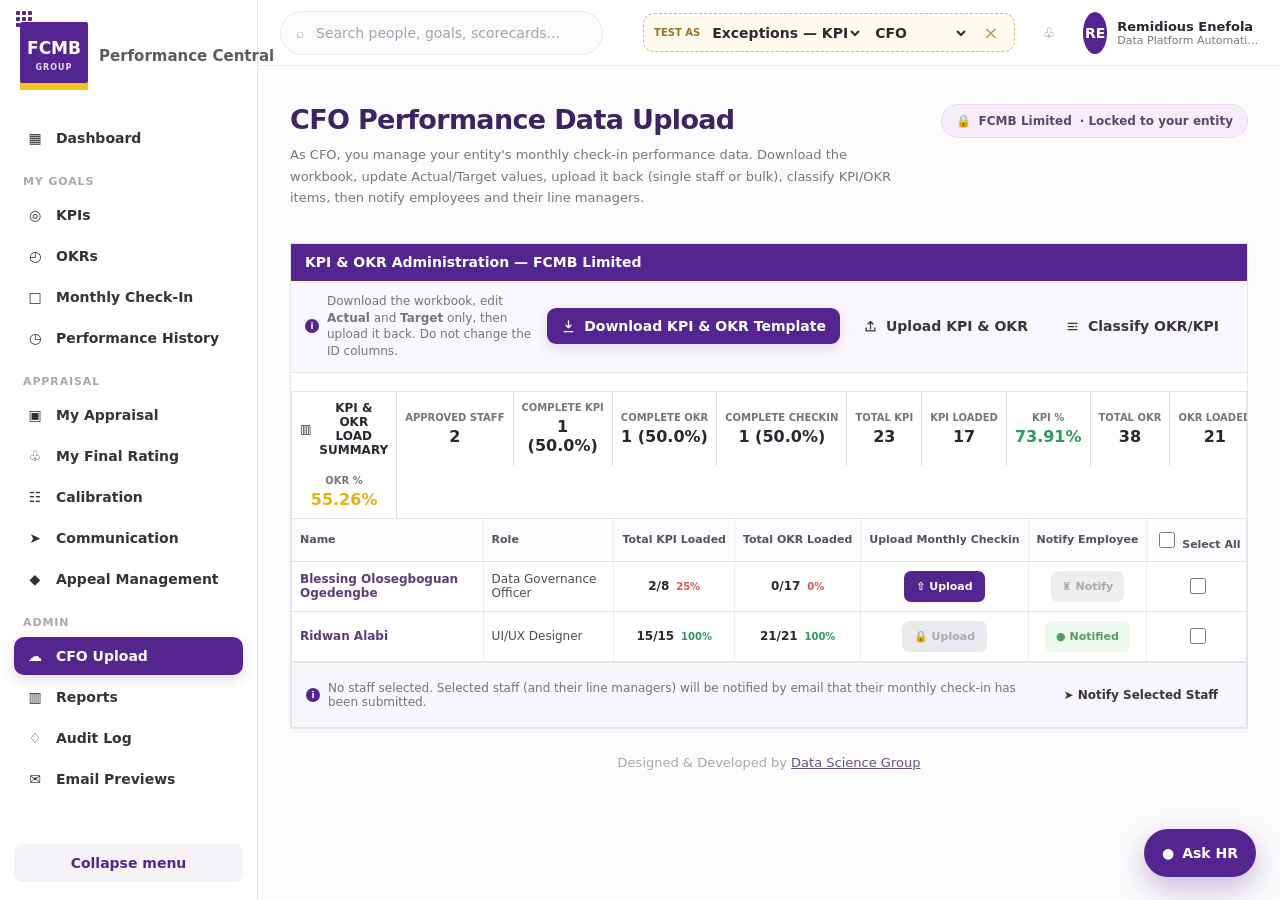
<file: cfo_dashboard.html>
<!DOCTYPE html>
<html lang="en">
<head>
<meta charset="UTF-8">
<meta name="viewport" content="width=device-width, initial-scale=1.0">
<title>Performance Central — CFO Performance Data Upload</title>
<style>
:root{
  --purple:#54258f;
  --purple-2:#6738a0;
  --purple-3:#eee6f7;
  --purple-4:#f7f3fb;
  --yellow:#f4c51c;
  --green:#2d9960;
  --green-bg:#eaf7ef;
  --red:#d95656;
  --red-bg:#fff0f0;
  --amber:#e3b21b;
  --amber-bg:#fff9e7;
  --ink:#29262f;
  --muted:#73717a;
  --line:#e7e5e9;
  --panel:#ffffff;
  --page:#fbfbfc;
  --shadow:0 12px 34px rgba(50,31,76,.10);
  --radius:10px;
  --sidebar:258px;
  --topbar:66px;
  --ease:cubic-bezier(.22,.61,.36,1);
}

*{box-sizing:border-box}
html,body{height:100%}
body{
  margin:0;
  font-family:Inter,ui-sans-serif,system-ui,-apple-system,BlinkMacSystemFont,"Segoe UI",sans-serif;
  color:var(--ink);
  background:var(--page);
  font-size:14px;
  overflow:hidden;
}
button,input,select{font:inherit}
button{border:0}
a{text-decoration:none;color:inherit}

.app{height:100vh;display:flex;overflow:hidden}

/* SIDEBAR */
.sidebar{
  width:var(--sidebar);
  flex:0 0 var(--sidebar);
  height:100%;
  background:#fff;
  border-right:1px solid #e6e4e8;
  display:flex;
  flex-direction:column;
  position:relative;
  z-index:50;
  transition:width .3s var(--ease),transform .3s var(--ease);
}
.sidebar-scroll{overflow:auto;scrollbar-width:thin;scrollbar-color:#9a9a9a transparent}
.sidebar-scroll::-webkit-scrollbar{width:8px}
.sidebar-scroll::-webkit-scrollbar-thumb{background:#999;border-radius:8px}

.brand{
  height:112px;
  display:flex;
  align-items:center;
  gap:11px;
  padding:20px;
}
.app-grid{
  width:16px;height:16px;display:grid;grid-template-columns:repeat(3,4px);grid-auto-rows:4px;gap:2px;
  position:absolute;top:11px;left:16px;
}
.app-grid i{background:var(--purple);border-radius:1px}
.logo{
  width:68px;height:68px;background:var(--purple);border-radius:2px;
  color:#fff;display:flex;flex-direction:column;align-items:center;justify-content:center;
  font-weight:800;font-size:17px;line-height:1;box-shadow:inset 0 -7px 0 var(--yellow);
  flex:none;
}
.logo small{font-size:8px;letter-spacing:1px;margin-top:7px;opacity:.85}
.brand-name{font-size:15px;font-weight:600;white-space:nowrap;color:#5d5a62}

.nav{padding:4px 14px 24px}
.nav-section{margin:18px 9px 8px;color:#aaa7af;font-size:11px;font-weight:700;letter-spacing:.08em}
.nav-item{
  width:100%;display:flex;align-items:center;gap:12px;
  padding:10px 12px;border-radius:10px;margin:3px 0;
  color:#35323a;font-weight:600;cursor:pointer;transition:.2s;
  text-align:left;background:transparent;
}
.nav-item:hover{background:#f5f1f8;color:var(--purple)}
.nav-item.active{background:var(--purple);color:#fff;box-shadow:0 5px 13px rgba(84,37,143,.16)}
.nav-icon{width:18px;height:18px;display:grid;place-items:center;flex:none}
.nav-icon svg{width:18px;height:18px}
.sidebar-footer{margin-top:auto;padding:12px 14px 18px;background:#fff}
.sidebar-collapse{
  width:100%;height:38px;background:#f6f3f8;color:var(--purple);border-radius:8px;cursor:pointer;font-weight:600
}

/* COLLAPSED SIDEBAR */
body.sidebar-collapsed .sidebar{width:76px;flex-basis:76px}
body.sidebar-collapsed .brand-name,
body.sidebar-collapsed .nav-section,
body.sidebar-collapsed .nav-item span:not(.nav-icon),
body.sidebar-collapsed .sidebar-collapse span{display:none}
body.sidebar-collapsed .brand{justify-content:center;padding:20px 8px}
body.sidebar-collapsed .nav{padding:4px 10px}
body.sidebar-collapsed .nav-item{justify-content:center;padding:11px 8px}
body.sidebar-collapsed .sidebar-collapse{font-size:0}
body.sidebar-collapsed .sidebar-collapse:after{content:"›";font-size:20px}
body.sidebar-collapsed .logo{width:50px;height:50px;font-size:13px}

/* MAIN */
.main{min-width:0;flex:1;height:100%;display:flex;flex-direction:column}
.topbar{
  height:var(--topbar);flex:none;background:#fff;border-bottom:1px solid #eee;
  display:flex;align-items:center;gap:20px;padding:0 20px 0 22px;position:relative;z-index:20;
}
.search{
  width:min(520px,42vw);height:44px;border:1px solid #e9e7eb;background:#fbfafc;border-radius:24px;
  display:flex;align-items:center;gap:10px;padding:0 15px;color:#aaa;transition:.2s;
}
.search:focus-within{border-color:#cdb9df;box-shadow:0 0 0 3px rgba(84,37,143,.07);background:#fff}
.search input{border:0;outline:0;background:transparent;width:100%;color:#333}
.search input::placeholder{color:#a5a2aa}

.top-spacer{flex:1}
.entity-context{
  display:flex;align-items:center;gap:8px;padding:7px 10px;
  border:1px dashed #d2b974;background:#fffaf0;border-radius:11px;color:#443d31;white-space:nowrap;
}
.entity-context .tag{font-size:10px;font-weight:800;color:#96751e}
.entity-context select{border:0;background:transparent;font-weight:700;outline:0;color:#2e2b30;max-width:155px}
.entity-context button{background:transparent;color:#b79a51;cursor:pointer;font-size:18px}

.bell{width:38px;height:38px;border-radius:50%;background:#fff;display:grid;place-items:center;color:#6d6871;cursor:pointer}
.bell:hover{background:#f5f2f8;color:var(--purple)}
.profile{display:flex;align-items:center;gap:10px;min-width:0}
.avatar{width:42px;height:42px;border-radius:50%;background:var(--purple);color:#fff;display:grid;place-items:center;font-weight:800}
.profile-text{min-width:0}
.profile-name{font-weight:800;white-space:nowrap;font-size:13px}
.profile-role{font-size:11px;color:#77747c;white-space:nowrap;overflow:hidden;text-overflow:ellipsis;max-width:245px}

/* CONTENT */
.content{flex:1;overflow:auto;padding:38px 32px 70px}
.content-inner{max-width:1380px;margin:0 auto}
.page-head{display:flex;justify-content:space-between;gap:25px;align-items:flex-start;margin-bottom:34px}
.page-title{margin:0;color:#3c2460;font-size:27px;line-height:1.2;letter-spacing:-.025em}
.page-description{margin:8px 0 0;max-width:740px;color:#79757e;font-size:13px;line-height:1.65}
.lock-badge{
  display:flex;align-items:center;gap:8px;background:#f5eef9;border:1px solid #e8d9f2;
  color:#5a476d;border-radius:22px;padding:9px 14px;white-space:nowrap;font-weight:700;font-size:12px;
}

.panel{background:#fff;border:1px solid #e7e5e9;border-radius:0;box-shadow:0 2px 8px rgba(50,31,76,.025);overflow:hidden}
.panel-title{
  height:37px;background:var(--purple);color:#fff;display:flex;align-items:center;padding:0 14px;font-weight:800;font-size:14px
}
.toolbar{
  min-height:64px;background:#f9f7fb;border-bottom:1px solid #e8e5ea;padding:12px 14px;
  display:flex;align-items:center;gap:12px
}
.toolbar-note{display:flex;align-items:center;gap:8px;color:#77747b;line-height:1.4;flex:1;font-size:12px}
.info-dot{width:14px;height:14px;border-radius:50%;background:var(--purple);color:#fff;font-size:9px;font-weight:800;display:grid;place-items:center;flex:none}
.toolbar-actions{display:flex;align-items:center;gap:9px;flex-wrap:wrap;justify-content:flex-end}
.btn{
  height:36px;border-radius:9px;padding:0 14px;display:inline-flex;align-items:center;justify-content:center;gap:8px;
  cursor:pointer;font-weight:700;transition:transform .16s,box-shadow .16s,background .16s,opacity .16s;white-space:nowrap
}
.btn:hover{transform:translateY(-1px)}
.btn:active{transform:translateY(0)}
.btn-primary{background:var(--purple);color:#fff;box-shadow:0 5px 12px rgba(84,37,143,.12)}
.btn-primary:hover{background:#49207e;box-shadow:0 7px 16px rgba(84,37,143,.18)}
.btn-ghost{background:transparent;color:#39343e}
.btn-ghost:hover{background:#eee8f5;color:var(--purple)}
.btn svg{width:15px;height:15px}

.summary{
  display:grid;grid-template-columns:1.55fr repeat(9,1fr);margin-top:18px;
  border:1px solid #e7e4e8;background:#fff;min-height:76px
}
.summary-label,.summary-item{display:flex;align-items:center;justify-content:center;border-right:1px solid #dedbe1;padding:9px 8px;text-align:center}
.summary-label{justify-content:flex-start;gap:8px;font-weight:800;font-size:12px}
.summary-item{flex-direction:column;gap:4px}
.summary-item .label{font-size:10px;color:#77737a;font-weight:700;white-space:nowrap}
.summary-item strong{font-size:16px}
.summary-item .percent{font-size:13px;font-weight:800}
.green{color:var(--green)} .amber{color:var(--amber)} .red{color:var(--red)}

.table-wrap{margin-top:0;border:1px solid #e6e3e8;border-top:0;overflow:auto;background:#fff}
.data-table{width:100%;border-collapse:collapse;min-width:1080px}
.data-table th{
  background:#fbfafc;color:#55515a;text-align:left;font-size:11px;font-weight:800;
  padding:10px 8px;border-bottom:1px solid #e4e1e6;border-right:1px solid #eee;white-space:nowrap
}
.data-table td{padding:9px 8px;border-bottom:1px solid #e7e4e8;border-right:1px solid #eee;vertical-align:middle;font-size:12px}
.data-table tbody tr{transition:background .18s}
.data-table tbody tr:hover{background:#fcfaff}
.data-table .name{color:#5c3b78;font-weight:800}
.role{color:#4d4a51}
.metric{text-align:center}
.metric strong{font-size:12px}
.metric small{font-weight:800;margin-left:3px}
.center{text-align:center}

.upload{
  height:31px;padding:0 12px;border-radius:7px;background:var(--purple);color:#fff;display:inline-flex;align-items:center;gap:6px;
  font-size:11px;font-weight:800;cursor:pointer;transition:.18s
}
.upload:hover{background:#432078;transform:translateY(-1px)}
.upload:disabled{background:#ece9ee;color:#aaa;cursor:not-allowed;transform:none}
.notify{
  height:31px;padding:0 11px;border-radius:7px;background:#edf7ef;color:#6fa17c;font-size:11px;font-weight:800;
}
.notify.disabled{background:#eeeef0;color:#aaa}
.notify.done{background:#edf8ef;color:#57996c}

.checkbox{width:16px;height:16px;accent-color:var(--purple);cursor:pointer}
.status{
  display:inline-flex;align-items:center;gap:6px;border-radius:8px;padding:7px 10px;font-size:11px;font-weight:800;white-space:nowrap
}
.status.not-started{background:#eeeeef;color:#333}
.status.complete{background:var(--green-bg);color:#388e5d}
.status-dot{width:7px;height:7px;border-radius:2px;background:currentColor}

.notice{
  min-height:65px;background:#f8f5fb;border:1px solid #e6dff0;border-top:0;
  padding:12px 14px;display:flex;align-items:center;gap:8px;color:#77737d;font-size:12px
}
.notice .notice-text{flex:1}
.notice-action{margin-left:auto}

.footer{text-align:center;padding:26px 10px;color:#aaa5ad;font-size:13px}
.footer a{color:#69507f;text-decoration:underline}

/* OVERLAYS / MODALS */
.toast-stack{position:fixed;right:22px;bottom:22px;z-index:100;display:flex;flex-direction:column;gap:9px}
.toast{
  min-width:280px;max-width:390px;background:#fff;border:1px solid #e4e0e7;border-left:4px solid var(--purple);
  border-radius:9px;box-shadow:var(--shadow);padding:12px 14px;display:flex;gap:10px;align-items:flex-start;
  animation:toastIn .32s var(--ease)
}
.toast.success{border-left-color:var(--green)}
.toast.error{border-left-color:var(--red)}
.toast strong{display:block;font-size:12px;margin-bottom:2px}
.toast p{margin:0;color:#77737a;font-size:11px;line-height:1.4}
@keyframes toastIn{from{opacity:0;transform:translateY(15px) translateX(20px)}to{opacity:1;transform:none}}

.modal-backdrop{
  position:fixed;inset:0;background:rgba(25,17,32,.36);backdrop-filter:blur(2px);z-index:80;
  display:none;align-items:center;justify-content:center;padding:20px
}
.modal-backdrop.open{display:flex;animation:fadeIn .2s ease}
.modal{
  width:min(620px,100%);background:#fff;border-radius:13px;box-shadow:0 25px 70px rgba(25,17,32,.25);overflow:hidden;
  animation:modalIn .25s var(--ease)
}
.modal-head{padding:18px 20px;border-bottom:1px solid #eee;display:flex;align-items:center;justify-content:space-between}
.modal-head h3{margin:0;color:#42265b;font-size:16px}
.modal-close{width:32px;height:32px;border-radius:50%;background:#f6f3f7;color:#666;cursor:pointer}
.modal-body{padding:20px}
.modal-footer{padding:14px 20px;background:#faf9fb;border-top:1px solid #eee;display:flex;justify-content:flex-end;gap:8px}
.dropzone{
  border:2px dashed #cdbadd;background:#faf8fc;border-radius:12px;padding:36px 20px;text-align:center;cursor:pointer;transition:.2s
}
.dropzone:hover,.dropzone.drag{background:#f4eef9;border-color:var(--purple)}
.dropzone svg{color:var(--purple);margin-bottom:8px}
.dropzone strong{display:block;color:#4e3562}
.dropzone span{display:block;color:#888;font-size:11px;margin-top:5px}
.form-row{display:grid;grid-template-columns:1fr 1fr;gap:12px;margin-bottom:13px}
.form-group label{display:block;font-size:11px;font-weight:800;color:#5f5b63;margin-bottom:6px}
.form-control{width:100%;height:39px;border:1px solid #ddd9e0;border-radius:8px;padding:0 11px;outline:0;background:#fff}
.form-control:focus{border-color:#bba3cb;box-shadow:0 0 0 3px rgba(84,37,143,.07)}
.progress{height:7px;background:#ece9ee;border-radius:20px;overflow:hidden;margin-top:12px}
.progress-bar{height:100%;width:0;background:var(--purple);transition:width .35s ease}

/* ASK HR */
.ask-hr{
  position:fixed;right:24px;bottom:23px;z-index:65;background:var(--purple);color:#fff;
  height:48px;padding:0 18px;border-radius:25px;display:flex;align-items:center;gap:8px;font-weight:800;
  box-shadow:0 11px 30px rgba(84,37,143,.3);cursor:pointer;transition:.2s
}
.ask-hr:hover{transform:translateY(-2px);box-shadow:0 15px 34px rgba(84,37,143,.38)}
.chat{
  position:fixed;right:24px;bottom:83px;width:min(360px,calc(100vw - 32px));height:440px;background:#fff;border:1px solid #e2dce8;
  border-radius:15px;box-shadow:0 22px 60px rgba(39,24,53,.22);z-index:64;display:none;overflow:hidden
}
.chat.open{display:flex;flex-direction:column;animation:chatIn .25s var(--ease)}
.chat-head{background:var(--purple);color:#fff;padding:13px 15px;display:flex;align-items:center;justify-content:space-between}
.chat-head strong{font-size:13px}
.chat-head button{background:transparent;color:#fff;font-size:20px;cursor:pointer}
.chat-body{flex:1;padding:15px;background:#fbfafc;overflow:auto}
.chat-msg{max-width:85%;padding:10px 11px;border-radius:10px;background:#eee8f4;color:#504956;font-size:11px;line-height:1.5;margin-bottom:10px}
.chat-msg.me{margin-left:auto;background:var(--purple);color:#fff}
.chat-input{border-top:1px solid #e7e3e9;padding:9px;display:flex;gap:7px}
.chat-input input{flex:1;border:1px solid #ddd9e0;border-radius:8px;padding:8px;outline:0}
.chat-input button{width:36px;border-radius:8px;background:var(--purple);color:#fff;cursor:pointer}

/* MOBILE */
.mobile-menu{
  display:none;width:38px;height:38px;border-radius:8px;background:#f4f1f7;color:var(--purple);place-items:center;cursor:pointer
}
.sidebar-overlay{display:none;position:fixed;inset:0;background:rgba(26,19,32,.4);z-index:45}
@media (max-width:1250px){
  .summary{grid-template-columns:1.4fr repeat(9,minmax(82px,1fr));overflow:auto}
  .page-head{margin-bottom:24px}
  .entity-context{max-width:300px}
}
@media (max-width:980px){
  body{overflow:auto}
  .sidebar{position:fixed;left:0;top:0;transform:translateX(-100%);box-shadow:10px 0 30px rgba(0,0,0,.12)}
  .sidebar.mobile-open{transform:translateX(0)}
  .sidebar-overlay.open{display:block}
  .mobile-menu{display:grid}
  .topbar{padding:0 14px;gap:10px}
  .search{width:min(390px,42vw)}
  .entity-context{display:none}
  .profile-role{display:none}
  .content{padding:28px 18px 90px}
}
@media (max-width:720px){
  .topbar{height:58px}
  .profile-name{display:none}
  .avatar{width:36px;height:36px}
  .bell{width:34px;height:34px}
  .search{flex:1;width:auto}
  .page-head{flex-direction:column}
  .page-title{font-size:23px}
  .lock-badge{align-self:flex-start}
  .toolbar{align-items:flex-start;flex-direction:column}
  .toolbar-note{width:100%}
  .toolbar-actions{width:100%;justify-content:flex-start}
  .summary{margin-top:12px}
  .notice{align-items:flex-start;flex-wrap:wrap}
  .notice-action{width:100%;margin-left:22px}
  .ask-hr{right:14px;bottom:14px}
  .chat{right:14px;bottom:72px}
}
@media (max-width:500px){
  .content{padding:22px 10px 85px}
  .topbar{padding:0 9px}
  .search{height:38px}
  .search input{font-size:12px}
  .toolbar-actions .btn{flex:1}
  .form-row{grid-template-columns:1fr}
  .modal-footer{flex-wrap:wrap}
  .modal-footer .btn{flex:1}
}

/* reduced motion */
@media (prefers-reduced-motion:reduce){
  *,*::before,*::after{animation-duration:.01ms!important;animation-iteration-count:1!important;transition-duration:.01ms!important}
}
@keyframes fadeIn{from{opacity:0}to{opacity:1}}
@keyframes modalIn{from{opacity:0;transform:translateY(12px) scale(.98)}to{opacity:1;transform:none}}
@keyframes chatIn{from{opacity:0;transform:translateY(12px) scale(.98)}to{opacity:1;transform:none}}
</style>
</head>

<body>
<div class="app">

  <aside class="sidebar" id="sidebar">
    <div class="app-grid" aria-hidden="true">
      <i></i><i></i><i></i><i></i><i></i><i></i><i></i><i></i><i></i>
    </div>

    <div class="brand">
      <div class="logo">FCMB<small>GROUP</small></div>
      <div class="brand-name">Performance Central</div>
    </div>

    <div class="sidebar-scroll">
      <nav class="nav" aria-label="Main navigation">
        <button class="nav-item" data-page="Dashboard"><span class="nav-icon">▦</span><span>Dashboard</span></button>

        <div class="nav-section">MY GOALS</div>
        <button class="nav-item" data-page="KPIs"><span class="nav-icon">◎</span><span>KPIs</span></button>
        <button class="nav-item" data-page="OKRs"><span class="nav-icon">◴</span><span>OKRs</span></button>
        <button class="nav-item" data-page="Monthly Check-In"><span class="nav-icon">□</span><span>Monthly Check-In</span></button>
        <button class="nav-item" data-page="Performance History"><span class="nav-icon">◷</span><span>Performance History</span></button>

        <div class="nav-section">APPRAISAL</div>
        <button class="nav-item" data-page="My Appraisal"><span class="nav-icon">▣</span><span>My Appraisal</span></button>
        <button class="nav-item" data-page="My Final Rating"><span class="nav-icon">♧</span><span>My Final Rating</span></button>
        <button class="nav-item" data-page="Calibration"><span class="nav-icon">☷</span><span>Calibration</span></button>
        <button class="nav-item" data-page="Communication"><span class="nav-icon">➤</span><span>Communication</span></button>
        <button class="nav-item" data-page="Appeal Management"><span class="nav-icon">◆</span><span>Appeal Management</span></button>

        <div class="nav-section">ADMIN</div>
        <button class="nav-item active" data-page="CFO Upload"><span class="nav-icon">☁</span><span>CFO Upload</span></button>
        <button class="nav-item" data-page="Reports"><span class="nav-icon">▥</span><span>Reports</span></button>
        <button class="nav-item" data-page="Audit Log"><span class="nav-icon">♢</span><span>Audit Log</span></button>
        <button class="nav-item" data-page="Email Previews"><span class="nav-icon">✉</span><span>Email Previews</span></button>
      </nav>
    </div>

    <div class="sidebar-footer">
      <button class="sidebar-collapse" id="collapseSidebar"><span>Collapse menu</span></button>
    </div>
  </aside>

  <div class="sidebar-overlay" id="sidebarOverlay"></div>

  <main class="main">
    <header class="topbar">
      <button class="mobile-menu" id="mobileMenu" aria-label="Open navigation">☰</button>

      <label class="search">
        <span>⌕</span>
        <input id="globalSearch" type="search" placeholder="Search people, goals, scorecards..." autocomplete="off">
      </label>

      <div class="top-spacer"></div>

      <div class="entity-context">
        <span class="tag">TEST AS</span>
        <select id="testEntity">
          <option>Exceptions — KPI + OKR, No Key</option>
          <option>FCMB Limited — Full Cycle</option>
          <option>FCMB Group — Test Entity</option>
        </select>
        <select id="roleSelect">
          <option>CFO</option>
          <option>HR Admin</option>
          <option>Manager</option>
        </select>
        <button id="clearContext" aria-label="Clear context">×</button>
      </div>

      <button class="bell" id="notificationBell" aria-label="Notifications">♧</button>

      <div class="profile">
        <div class="avatar">RE</div>
        <div class="profile-text">
          <div class="profile-name">Remidious Enefolа</div>
          <div class="profile-role">Data Platform Automation Engineer · Fcmb Limited</div>
        </div>
      </div>
    </header>

    <section class="content">
      <div class="content-inner">
        <div class="page-head">
          <div>
            <h1 class="page-title">CFO Performance Data Upload</h1>
            <p class="page-description">
              As CFO, you manage your entity's monthly check-in performance data. Download the workbook,
              update Actual/Target values, upload it back (single staff or bulk), classify KPI/OKR items,
              then notify employees and their line managers.
            </p>
          </div>
          <div class="lock-badge"><span>🔒</span><strong>FCMB Limited</strong><span>· Locked to your entity</span></div>
        </div>

        <section class="panel">
          <div class="panel-title">KPI &amp; OKR Administration — FCMB Limited</div>

          <div class="toolbar">
            <div class="toolbar-note">
              <span class="info-dot">i</span>
              <span>Download the workbook, edit <strong>Actual</strong> and <strong>Target</strong> only, then upload it back. Do not change the ID columns.</span>
            </div>
            <div class="toolbar-actions">
              <button class="btn btn-primary" id="downloadTemplate">
                <svg viewBox="0 0 24 24" fill="none"><path d="M12 3v11m0 0 4-4m-4 4-4-4M5 20h14" stroke="currentColor" stroke-width="2" stroke-linecap="round" stroke-linejoin="round"/></svg>
                Download KPI &amp; OKR Template
              </button>
              <button class="btn btn-ghost" id="bulkUpload">
                <svg viewBox="0 0 24 24" fill="none"><path d="M12 16V4m0 0L8 8m4-4 4 4M5 14v5h14v-5" stroke="currentColor" stroke-width="2" stroke-linecap="round" stroke-linejoin="round"/></svg>
                Upload KPI &amp; OKR
              </button>
              <button class="btn btn-ghost" id="classifyBtn">
                <svg viewBox="0 0 24 24" fill="none"><path d="M5 7h14M5 12h9M5 17h14" stroke="currentColor" stroke-width="2" stroke-linecap="round"/><path d="M17 10l3 2-3 2z" fill="currentColor"/></svg>
                Classify OKR/KPI
              </button>
            </div>
          </div>

          <div class="summary" id="summary">
            <div class="summary-label"><span>▥</span> KPI &amp; OKR LOAD SUMMARY</div>
            <div class="summary-item"><span class="label">APPROVED STAFF</span><strong id="approvedStaff">2</strong></div>
            <div class="summary-item"><span class="label">COMPLETE KPI</span><strong>1 <span>(50.0%)</span></strong></div>
            <div class="summary-item"><span class="label">COMPLETE OKR</span><strong>1 <span>(50.0%)</span></strong></div>
            <div class="summary-item"><span class="label">COMPLETE CHECKIN</span><strong>1 <span>(50.0%)</span></strong></div>
            <div class="summary-item"><span class="label">TOTAL KPI</span><strong>23</strong></div>
            <div class="summary-item"><span class="label">KPI LOADED</span><strong>17</strong></div>
            <div class="summary-item"><span class="label">KPI %</span><strong class="green">73.91%</strong></div>
            <div class="summary-item"><span class="label">TOTAL OKR</span><strong>38</strong></div>
            <div class="summary-item"><span class="label">OKR LOADED</span><strong>21</strong></div>
            <div class="summary-item"><span class="label">OKR %</span><strong class="amber">55.26%</strong></div>
          </div>

          <div class="table-wrap">
            <table class="data-table">
              <thead>
                <tr>
                  <th>Name</th>
                  <th>Role</th>
                  <th class="center">Total KPI Loaded</th>
                  <th class="center">Total OKR Loaded</th>
                  <th class="center">Upload Monthly Checkin</th>
                  <th class="center">Notify Employee</th>
                  <th class="center"><label><input class="checkbox" id="selectAll" type="checkbox"> Select All</label></th>
                  <th>Checkin Status</th>
                </tr>
              </thead>
              <tbody id="staffBody">
                <tr data-name="Blessing Olosegboguan Ogedengbe" data-role="Data Governance Officer">
                  <td class="name">Blessing Olosegboguan Ogedengbe</td>
                  <td class="role">Data Governance Officer</td>
                  <td class="metric"><strong>2/8</strong> <small class="red">25%</small></td>
                  <td class="metric"><strong>0/17</strong> <small class="red">0%</small></td>
                  <td class="center"><button class="upload row-upload">⇧ Upload</button></td>
                  <td class="center"><button class="notify disabled">♜ Notify</button></td>
                  <td class="center"><input class="checkbox row-check" type="checkbox"></td>
                  <td><span class="status not-started"><span class="status-dot"></span>Not Started</span></td>
                </tr>
                <tr data-name="Ridwan Alabi" data-role="UI/UX Designer">
                  <td class="name">Ridwan Alabi</td>
                  <td class="role">UI/UX Designer</td>
                  <td class="metric"><strong>15/15</strong> <small class="green">100%</small></td>
                  <td class="metric"><strong>21/21</strong> <small class="green">100%</small></td>
                  <td class="center"><button class="upload row-upload" disabled>🔒 Upload</button></td>
                  <td class="center"><button class="notify done">● Notified</button></td>
                  <td class="center"><input class="checkbox row-check" type="checkbox"></td>
                  <td><span class="status complete"><span class="status-dot"></span>Complete</span></td>
                </tr>
              </tbody>
            </table>
          </div>

          <div class="notice">
            <span class="info-dot">i</span>
            <span class="notice-text" id="selectionMessage">No staff selected. Selected staff (and their line managers) will be notified by email that their monthly check-in has been submitted.</span>
            <button class="btn btn-ghost notice-action" id="notifySelected" disabled>➤ Notify Selected Staff</button>
          </div>
        </section>

        <footer class="footer">Designed &amp; Developed by <a href="#" id="dsgLink">Data Science Group</a></footer>
      </div>
    </section>
  </main>
</div>

<button class="ask-hr" id="askHr">● <span>Ask HR</span></button>

<div class="chat" id="chat">
  <div class="chat-head">
    <strong>Ask HR</strong>
    <button id="closeChat">×</button>
  </div>
  <div class="chat-body" id="chatBody">
    <div class="chat-msg">Hello! I can help you understand performance data, check-in status, KPI/OKR classifications and upload workflows.</div>
  </div>
  <div class="chat-input">
    <input id="chatInput" placeholder="Ask a question..." />
    <button id="sendChat">➤</button>
  </div>
</div>

<!-- UPLOAD MODAL -->
<div class="modal-backdrop" id="uploadModal">
  <div class="modal" role="dialog" aria-modal="true" aria-labelledby="uploadTitle">
    <div class="modal-head">
      <h3 id="uploadTitle">Upload KPI &amp; OKR Workbook</h3>
      <button class="modal-close" data-close="uploadModal">×</button>
    </div>
    <div class="modal-body">
      <div class="dropzone" id="dropzone">
        <svg width="34" height="34" viewBox="0 0 24 24" fill="none"><path d="M12 16V4m0 0L8 8m4-4 4 4M5 14v5h14v-5" stroke="currentColor" stroke-width="1.8" stroke-linecap="round" stroke-linejoin="round"/></svg>
        <strong>Drop workbook here or click to browse</strong>
        <span>Accepted: .xlsx, .xls, .csv · Actual and Target values only</span>
        <input type="file" id="fileInput" accept=".xlsx,.xls,.csv" hidden>
      </div>
      <div id="uploadProgressWrap" style="display:none">
        <div style="margin-top:14px;font-size:11px;font-weight:800">Uploading <span id="fileName"></span></div>
        <div class="progress"><div class="progress-bar" id="progressBar"></div></div>
      </div>
    </div>
    <div class="modal-footer">
      <button class="btn btn-ghost" data-close="uploadModal">Cancel</button>
      <button class="btn btn-primary" id="startUpload" disabled>Upload Workbook</button>
    </div>
  </div>
</div>

<!-- CLASSIFY MODAL -->
<div class="modal-backdrop" id="classifyModal">
  <div class="modal" role="dialog" aria-modal="true">
    <div class="modal-head">
      <h3>Classify OKR / KPI Items</h3>
      <button class="modal-close" data-close="classifyModal">×</button>
    </div>
    <div class="modal-body">
      <div class="form-row">
        <div class="form-group">
          <label>Employee</label>
          <select class="form-control" id="classifyEmployee">
            <option>Blessing Olosegboguan Ogedengbe</option>
            <option>Ridwan Alabi</option>
          </select>
        </div>
        <div class="form-group">
          <label>Classification</label>
          <select class="form-control" id="classification">
            <option>KPI</option>
            <option>OKR</option>
          </select>
        </div>
      </div>
      <div class="form-group">
        <label>Item</label>
        <input class="form-control" id="classifyItem" value="Monthly performance measurement item">
      </div>
    </div>
    <div class="modal-footer">
      <button class="btn btn-ghost" data-close="classifyModal">Cancel</button>
      <button class="btn btn-primary" id="saveClassification">Save Classification</button>
    </div>
  </div>
</div>

<div class="toast-stack" id="toastStack"></div>

<script>
(() => {
  "use strict";

  const $ = (selector, root = document) => root.querySelector(selector);
  const $$ = (selector, root = document) => [...root.querySelectorAll(selector)];

  /* ---------- NAVIGATION ---------- */
  $$(".nav-item").forEach(item => {
    item.addEventListener("click", () => {
      $$(".nav-item").forEach(n => n.classList.remove("active"));
      item.classList.add("active");
      showToast(item.dataset.page, `Opened ${item.dataset.page}.`, "success");
      $("#sidebar").classList.remove("mobile-open");
      $("#sidebarOverlay").classList.remove("open");
    });
  });

  /* ---------- SIDEBAR ---------- */
  $("#collapseSidebar").addEventListener("click", () => {
    document.body.classList.toggle("sidebar-collapsed");
  });

  $("#mobileMenu").addEventListener("click", () => {
    $("#sidebar").classList.add("mobile-open");
    $("#sidebarOverlay").classList.add("open");
  });

  $("#sidebarOverlay").addEventListener("click", () => {
    $("#sidebar").classList.remove("mobile-open");
    $("#sidebarOverlay").classList.remove("open");
  });

  /* ---------- GLOBAL SEARCH ---------- */
  $("#globalSearch").addEventListener("input", e => {
    const q = e.target.value.trim().toLowerCase();
    $$("#staffBody tr").forEach(row => {
      const text = `${row.dataset.name} ${row.dataset.role}`.toLowerCase();
      row.style.display = !q || text.includes(q) ? "" : "none";
    });
  });

  /* ---------- CONTEXT ---------- */
  $("#clearContext").addEventListener("click", () => {
    $("#testEntity").selectedIndex = 0;
    $("#roleSelect").selectedIndex = 0;
    showToast("Context reset", "The test entity context has been reset.", "success");
  });

  $("#notificationBell").addEventListener("click", () => {
    showToast("Notifications", "No new performance notifications.", "success");
  });

  /* ---------- MODALS ---------- */
  const openModal = id => $("#" + id).classList.add("open");
  const closeModal = id => $("#" + id).classList.remove("open");

  $$("[data-close]").forEach(btn => {
    btn.addEventListener("click", () => closeModal(btn.dataset.close));
  });

  $$(".modal-backdrop").forEach(backdrop => {
    backdrop.addEventListener("click", e => {
      if (e.target === backdrop) backdrop.classList.remove("open");
    });
  });

  document.addEventListener("keydown", e => {
    if (e.key === "Escape") {
      $$(".modal-backdrop.open").forEach(m => m.classList.remove("open"));
      $("#chat").classList.remove("open");
    }
  });

  /* ---------- TEMPLATE DOWNLOAD ---------- */
  $("#downloadTemplate").addEventListener("click", () => {
    const csv = [
      "Staff ID,Employee Name,Item Type,Item ID,Actual,Target",
      "EMP-001,Blessing Olosegboguan Ogedengbe,KPI,KPI-001,,",
      "EMP-001,Blessing Olosegboguan Ogedengbe,OKR,OKR-001,,",
      "EMP-002,Ridwan Alabi,KPI,KPI-015,,",
      "EMP-002,Ridwan Alabi,OKR,OKR-021,,"
    ].join("\\n");

    const blob = new Blob([csv], {type:"text/csv;charset=utf-8"});
    const url = URL.createObjectURL(blob);
    const a = document.createElement("a");
    a.href = url;
    a.download = "FCMB-KPI-OKR-Template.csv";
    document.body.appendChild(a);
    a.click();
    a.remove();
    URL.revokeObjectURL(url);
    showToast("Template downloaded", "The KPI & OKR workbook template has been generated.", "success");
  });

  /* ---------- UPLOAD ---------- */
  $("#bulkUpload").addEventListener("click", () => {
    resetUploadModal();
    openModal("uploadModal");
  });

  $$(".row-upload").forEach(button => {
    button.addEventListener("click", () => {
      if (button.disabled) return;
      resetUploadModal();
      $("#uploadTitle").textContent = "Upload Monthly Check-In";
      openModal("uploadModal");
    });
  });

  $("#classifyBtn").addEventListener("click", () => openModal("classifyModal"));

  const dropzone = $("#dropzone");
  const fileInput = $("#fileInput");
  let selectedFile = null;

  function resetUploadModal(){
    selectedFile = null;
    fileInput.value = "";
    $("#startUpload").disabled = true;
    $("#fileName").textContent = "";
    $("#uploadProgressWrap").style.display = "none";
    $("#progressBar").style.width = "0%";
  }

  function setFile(file){
    if (!file) return;
    selectedFile = file;
    $("#fileName").textContent = file.name;
    $("#startUpload").disabled = false;
    $("#uploadProgressWrap").style.display = "block";
  }

  dropzone.addEventListener("click", () => fileInput.click());
  fileInput.addEventListener("change", e => setFile(e.target.files[0]));

  ["dragenter","dragover"].forEach(type => dropzone.addEventListener(type, e => {
    e.preventDefault();
    dropzone.classList.add("drag");
  }));
  ["dragleave","drop"].forEach(type => dropzone.addEventListener(type, e => {
    e.preventDefault();
    dropzone.classList.remove("drag");
  }));
  dropzone.addEventListener("drop", e => setFile(e.dataTransfer.files[0]));

  $("#startUpload").addEventListener("click", () => {
    if (!selectedFile) return;
    const button = $("#startUpload");
    button.disabled = true;
    button.textContent = "Uploading...";

    let progress = 0;
    const timer = setInterval(() => {
      progress += Math.floor(Math.random() * 18) + 10;
      progress = Math.min(progress, 100);
      $("#progressBar").style.width = progress + "%";

      if (progress >= 100) {
        clearInterval(timer);
        setTimeout(() => {
          closeModal("uploadModal");
          button.textContent = "Upload Workbook";
          showToast("Upload complete", `${selectedFile.name} was uploaded and queued for validation.`, "success");
        }, 350);
      }
    }, 180);
  });

  /* ---------- STAFF SELECTION ---------- */
  const selectAll = $("#selectAll");
  const rowChecks = () => $$(".row-check", $("#staffBody"));
  const notifySelected = $("#notifySelected");
  const selectionMessage = $("#selectionMessage");

  function refreshSelection(){
    const checks = rowChecks();
    const selected = checks.filter(c => c.checked);
    selectAll.checked = checks.length > 0 && selected.length === checks.length;
    selectAll.indeterminate = selected.length > 0 && selected.length < checks.length;
    notifySelected.disabled = selected.length === 0;

    if (!selected.length) {
      selectionMessage.textContent = "No staff selected. Selected staff (and their line managers) will be notified by email that their monthly check-in has been submitted.";
    } else {
      selectionMessage.textContent = `${selected.length} staff member${selected.length > 1 ? "s" : ""} selected. Their monthly check-in notification will be sent to the employee and line manager.`;
    }
  }

  selectAll.addEventListener("change", () => {
    rowChecks().forEach(c => c.checked = selectAll.checked);
    refreshSelection();
  });

  rowChecks().forEach(c => c.addEventListener("change", refreshSelection));

  notifySelected.addEventListener("click", () => {
    const selectedRows = rowChecks().filter(c => c.checked).map(c => c.closest("tr"));
    if (!selectedRows.length) return;

    selectedRows.forEach(row => {
      const btn = $(".notify", row);
      if (btn) {
        btn.classList.remove("disabled");
        btn.classList.add("done");
        btn.textContent = "● Notified";
      }
    });

    showToast("Staff notified", `${selectedRows.length} selected staff member${selectedRows.length > 1 ? "s have" : " has"} been notified.`, "success");
    rowChecks().forEach(c => c.checked = false);
    refreshSelection();
  });

  /* ---------- CLASSIFICATION ---------- */
  $("#saveClassification").addEventListener("click", () => {
    const employee = $("#classifyEmployee").value;
    const classification = $("#classification").value;
    const item = $("#classifyItem").value.trim();

    if (!item) {
      showToast("Validation", "Enter an item before saving the classification.", "error");
      return;
    }

    closeModal("classifyModal");
    showToast("Classification saved", `${classification} classification saved for ${employee}.`, "success");
  });

  /* ---------- ASK HR ---------- */
  $("#askHr").addEventListener("click", () => {
    $("#chat").classList.toggle("open");
  });

  $("#closeChat").addEventListener("click", () => $("#chat").classList.remove("open"));

  function sendChat(){
    const input = $("#chatInput");
    const value = input.value.trim();
    if (!value) return;

    const body = $("#chatBody");
    const user = document.createElement("div");
    user.className = "chat-msg me";
    user.textContent = value;
    body.appendChild(user);
    input.value = "";
    body.scrollTop = body.scrollHeight;

    setTimeout(() => {
      const reply = document.createElement("div");
      reply.className = "chat-msg";
      reply.textContent = "I can help with the performance upload workflow. For account-specific actions, please use the relevant KPI/OKR or check-in screen.";
      body.appendChild(reply);
      body.scrollTop = body.scrollHeight;
    }, 550);
  }

  $("#sendChat").addEventListener("click", sendChat);
  $("#chatInput").addEventListener("keydown", e => {
    if (e.key === "Enter") sendChat();
  });

  /* ---------- TOASTS ---------- */
  function showToast(title, message, type = "success"){
    const toast = document.createElement("div");
    toast.className = `toast ${type}`;
    toast.innerHTML = `
      <div style="font-size:16px">${type === "error" ? "!" : "✓"}</div>
      <div><strong>${escapeHtml(title)}</strong><p>${escapeHtml(message)}</p></div>
    `;
    $("#toastStack").appendChild(toast);
    setTimeout(() => {
      toast.style.opacity = "0";
      toast.style.transform = "translateX(20px)";
      setTimeout(() => toast.remove(), 220);
    }, 3300);
  }

  function escapeHtml(value){
    return String(value).replace(/[&<>"']/g, c => ({
      "&":"&amp;","<":"&lt;",">":"&gt;",'"':"&quot;","'":"&#039;"
    }[c]));
  }

  $("#dsgLink").addEventListener("click", e => {
    e.preventDefault();
    showToast("Data Science Group", "This is a demonstration link in the UI prototype.", "success");
  });

  /* initial */
  refreshSelection();
})();
</script>
</body>
</html>
</file>
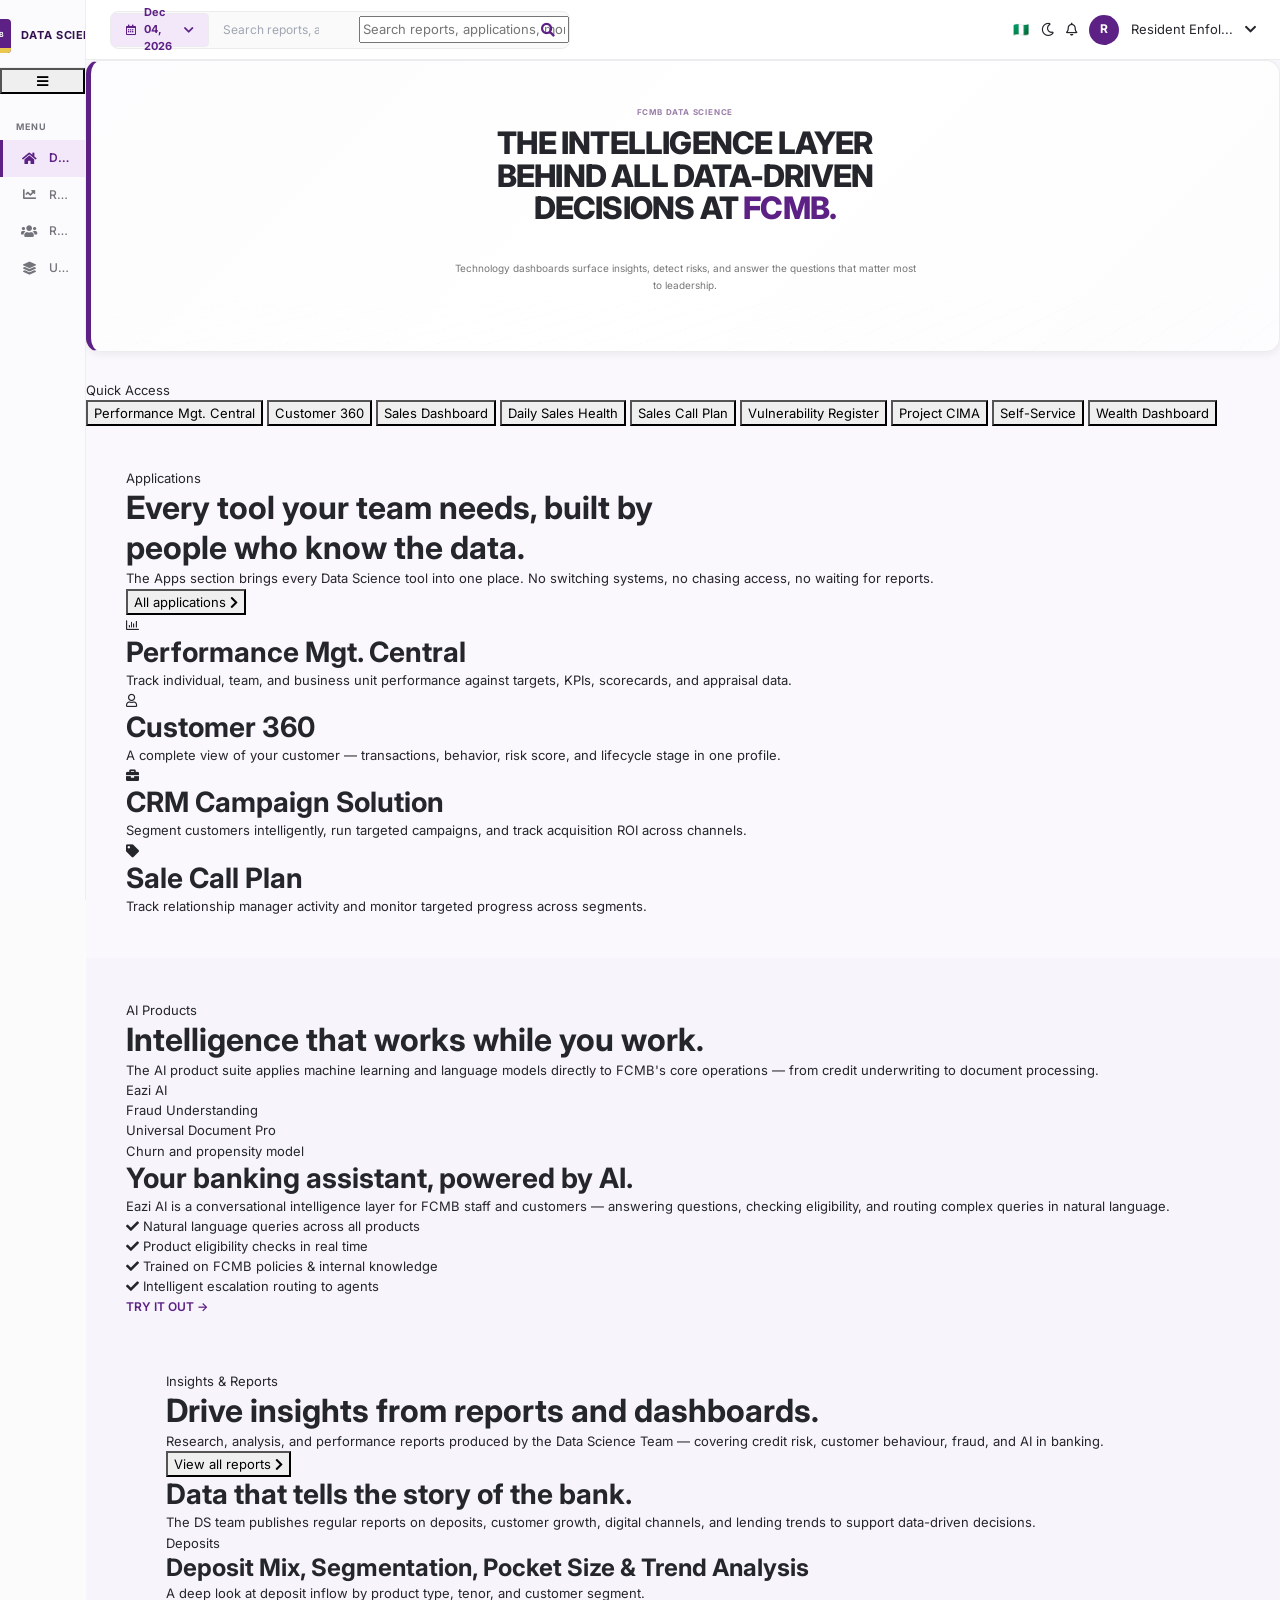
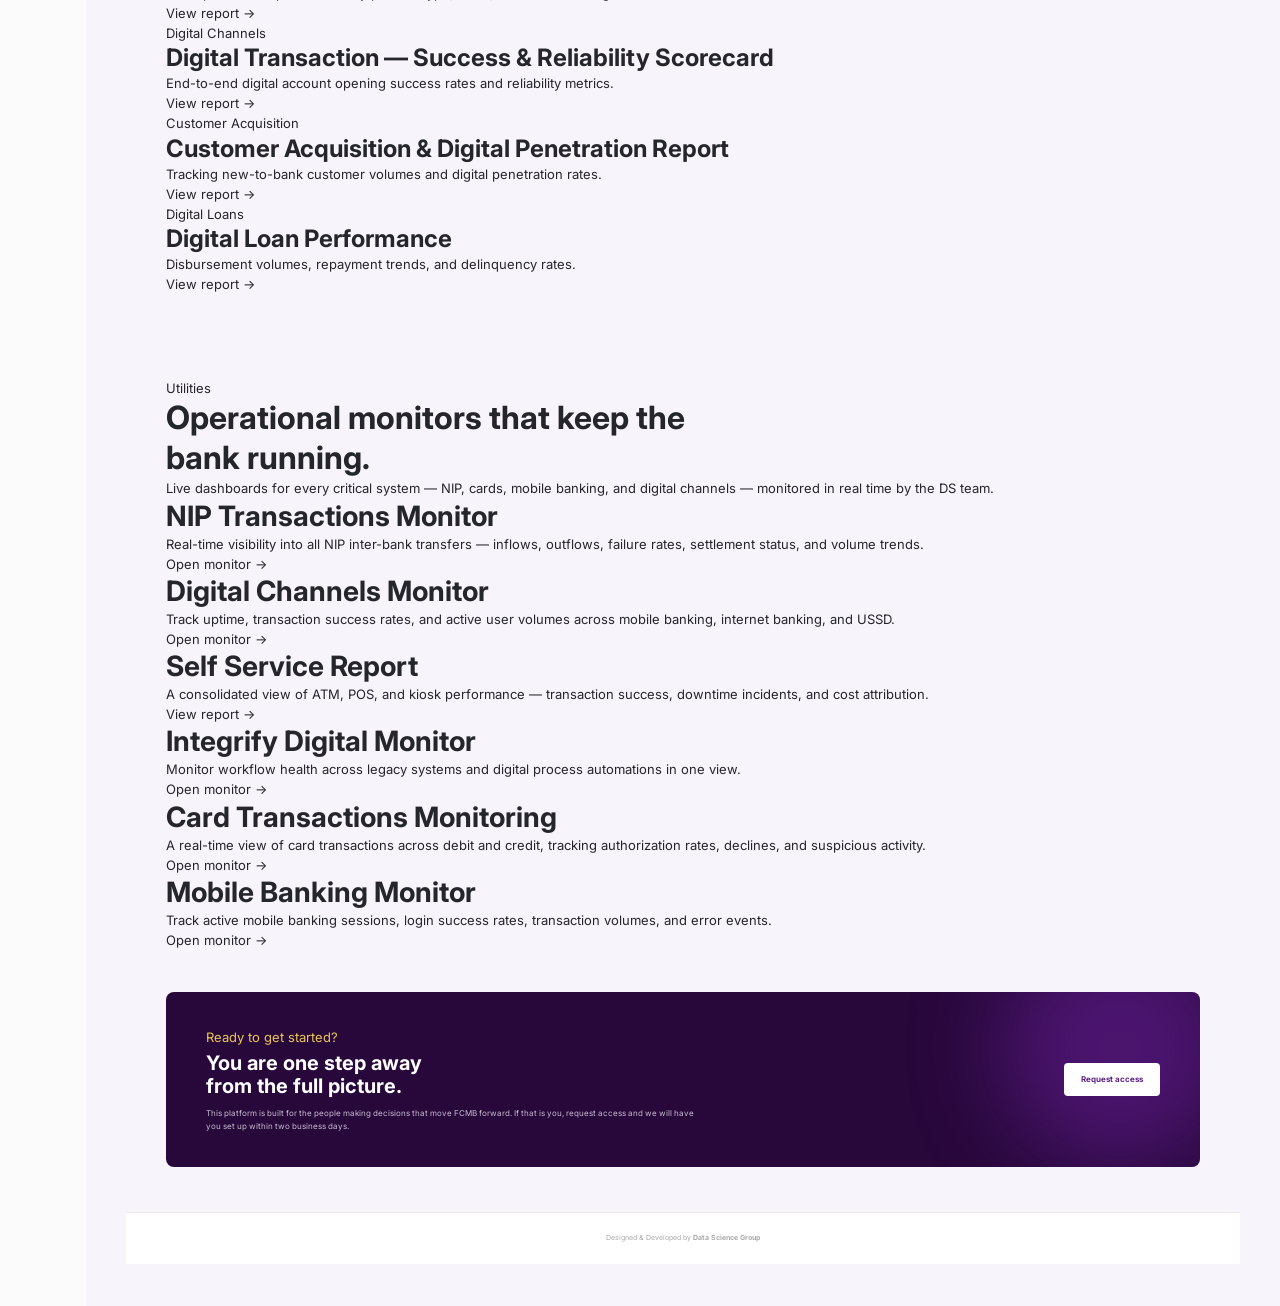
<file: dashboard.html>
<!doctype html>
<html lang="en" data-theme="light">
<head>
  <meta charset="utf-8">
  <meta name="viewport" content="width=device-width, initial-scale=1, shrink-to-fit=no">
  <meta name="description" content="FCMB Data Science Group Intelligence & Executive Analytics Dashboard. Access enterprise tools, AI models, performance monitors, and insights.">
  <meta name="theme-color" content="#5d2185">
  <meta property="og:title" content="FCMB Data Science Dashboard">
  <meta property="og:description" content="The intelligence layer behind all data-driven decisions at FCMB.">
  <meta property="og:type" content="website">

  <title>FCMB Data Science Group | Executive Dashboard</title>

  <!-- Google Fonts Inter -->
  <link rel="preconnect" href="https://fonts.googleapis.com">
  <link rel="preconnect" href="https://fonts.gstatic.com" crossorigin>
  <link href="https://fonts.googleapis.com/css2?family=Inter:wght@300;400;500;600;700;800&display=swap" rel="stylesheet">

  <!-- Bootstrap 4 CSS -->
  <link
    rel="stylesheet"
    href="https://stackpath.bootstrapcdn.com/bootstrap/4.5.2/css/bootstrap.min.css"
  >

  <!-- Font Awesome -->
  <link
    rel="stylesheet"
    href="https://cdnjs.cloudflare.com/ajax/libs/font-awesome/5.15.4/css/all.min.css"
  >

  <!-- Shared CSS barrel -->
  <link rel="stylesheet" href="css/main.css">
</head>
<body data-page="dashboard-v1">

  <!-- =======================================================
       SIDEBAR
  ======================================================== -->

  <aside class="sidebar" id="sidebar">

    <div class="brand">
      <div class="brand-inner">

        <div class="brand-mark">
          FCMB
        </div>

        <div class="brand-word">
          Data Science
        </div>

      </div>
    </div>

    <button
      class="sidebar-toggle"
      id="sidebarToggle"
      title="Expand/collapse sidebar"
    >
      <i class="fas fa-bars"></i>
    </button>

    <nav class="sidebar-menu">

      <div class="menu-label">
        Menu
      </div>

      <div class="nav-item active">
        <i class="fas fa-home"></i>
        <span>Dashboard</span>
      </div>

      <div class="nav-item">
        <i class="fas fa-chart-line"></i>
        <span>Reports</span>
      </div>

      <div class="nav-item">
        <i class="fas fa-users"></i>
        <span>Report Central</span>
      </div>

      <div class="nav-item">
        <i class="fas fa-layer-group"></i>
        <span>Utilities</span>
      </div>

    </nav>

  </aside>


  <!-- =======================================================
       MAIN
  ======================================================== -->

  <main class="main">

    <!-- TOPBAR -->

    <header class="topbar">

      <div class="topbar-left">

        <button
          class="mobile-menu"
          id="mobileMenu"
        >
          <i class="fas fa-bars"></i>
        </button>


        <!-- EMBEDDED SEARCH & DATE PICKER WRAPPER -->

        <div class="search-wrap">

          <!-- EMBEDDED DATE TRIGGER (LEFT) -->

          <div
            class="date-control embedded-date-control"
            id="dateTrigger"
            title="Filter by Date"
          >

            <i class="far fa-calendar-alt"></i>

            <span id="dateLabel">
              Sep 20, 2026
            </span>

            <i class="fas fa-chevron-down ml-1"></i>


            <!-- DATE PICKER POPOVER -->

            <div
              class="popover-panel date-picker"
              id="datePicker"
            >

              <div class="date-picker-header">

                <button type="button">
                  <i class="fas fa-chevron-left"></i>
                </button>

                <strong>
                  September · 2026
                </strong>

                <button type="button">
                  <i class="fas fa-chevron-right"></i>
                </button>

              </div>


              <div class="calendar-body">

                <table>

                  <thead>

                    <tr>
                      <th>Sun</th>
                      <th>Mon</th>
                      <th>Tue</th>
                      <th>Wed</th>
                      <th>Thu</th>
                      <th>Fri</th>
                      <th>Sat</th>
                    </tr>

                  </thead>

                  <tbody>

                    <tr>
                      <td class="muted">30</td>
                      <td>1</td>
                      <td>2</td>
                      <td>3</td>
                      <td>4</td>
                      <td>5</td>
                      <td>6</td>
                    </tr>

                    <tr>
                      <td>7</td>
                      <td>8</td>
                      <td>9</td>
                      <td>10</td>
                      <td>11</td>
                      <td>12</td>
                      <td>13</td>
                    </tr>

                    <tr>
                      <td>14</td>
                      <td>15</td>
                      <td>16</td>
                      <td>17</td>
                      <td>18</td>
                      <td>19</td>
                      <td class="selected">20</td>
                    </tr>

                    <tr>
                      <td>21</td>
                      <td>22</td>
                      <td>23</td>
                      <td>24</td>
                      <td>25</td>
                      <td>26</td>
                      <td>27</td>
                    </tr>

                    <tr>
                      <td>28</td>
                      <td>29</td>
                      <td>30</td>
                      <td class="muted">1</td>
                      <td class="muted">2</td>
                      <td class="muted">3</td>
                      <td class="muted">4</td>
                    </tr>

                  </tbody>

                </table>

              </div>

            </div>

          </div>

          <i class="fas fa-search search-icon-left"></i>

          <input
            class="search-control"
            id="globalSearch"
            placeholder="Search reports, applications, monitors..."
          >


          <!-- SEARCH RESULTS POPOVER -->

          <div
            class="popover-panel search-panel"
            id="searchPanel"
          >

            <input
              id="searchInput"
              placeholder="Search reports, applications, monitors..."
            >

            <div
              class="search-results"
              id="searchResults"
            >

              <div class="search-result">

                <strong>
                  Performance Management Central
                </strong>

                <small>
                  Application
                </small>

              </div>


              <div class="search-result">

                <strong>
                  Digital Transaction — Success & Reliability
                </strong>

                <small>
                  Report
                </small>

              </div>


              <div class="search-result">

                <strong>
                  NIP Transactions Monitor
                </strong>

                <small>
                  Utility
                </small>

              </div>

            </div>

          </div>

        </div>

      </div>


      <!-- USER ACTIONS -->

      <div class="top-actions">

        <span class="language">
          🇳🇬
        </span>

        <i class="far fa-moon"></i>

        <i class="far fa-bell"></i>

        <div class="avatar">
          R
        </div>

        <span class="user-name">
          Resident Enfol...
        </span>

        <i class="fas fa-chevron-down"></i>

      </div>

    </header>


    <!-- =====================================================
         HERO
    ====================================================== -->

    <section class="hero fade-in-on-scroll">

      <div class="eyebrow">
        FCMB Data Science
      </div>

      <h1>
        The intelligence layer
        <br>
        behind all data-driven
        <br>
        decisions at
        <span>FCMB.</span>
      </h1>

      <p>
        Technology dashboards surface insights, detect risks,
        and answer the questions that matter most to leadership.
      </p>

    </section>


    <!-- =====================================================
         QUICK ACCESS
    ====================================================== -->

    <section class="quick-access fade-in-on-scroll">

      <div class="section-kicker">
        Quick Access
      </div>

      <div class="quick-chips">

        <button class="quick-chip">
          Performance Mgt. Central
        </button>

        <button class="quick-chip">
          Customer 360
        </button>

        <button class="quick-chip">
          Sales Dashboard
        </button>

        <button class="quick-chip">
          Daily Sales Health
        </button>

        <button class="quick-chip">
          Sales Call Plan
        </button>

        <button class="quick-chip">
          Vulnerability Register
        </button>

        <button class="quick-chip">
          Project CIMA
        </button>

        <button class="quick-chip">
          Self-Service
        </button>

        <button class="quick-chip">
          Wealth Dashboard
        </button>

      </div>

    </section>


    <!-- =====================================================
         APPLICATIONS
    ====================================================== -->

    <section class="section fade-in-on-scroll">

      <div class="section-header">

        <div>

          <div class="section-kicker">
            Applications
          </div>

          <h2 class="section-title">
            Every tool your team needs, built by
            <br>
            people who know the data.
          </h2>

          <p class="section-description">
            The Apps section brings every Data Science tool into one place.
            No switching systems, no chasing access, no waiting for reports.
          </p>

        </div>

        <button class="outline-button">
          All applications
          <i class="fas fa-chevron-right"></i>
        </button>

      </div>


      <div class="application-grid">

        <article class="application-card">

          <div class="card-icon">
            <i class="far fa-chart-bar"></i>
          </div>

          <h3>
            Performance Mgt. Central
          </h3>

          <p>
            Track individual, team, and business unit performance against
            targets, KPIs, scorecards, and appraisal data.
          </p>

        </article>


        <article class="application-card">

          <div class="card-icon">
            <i class="far fa-user"></i>
          </div>

          <h3>
            Customer 360
          </h3>

          <p>
            A complete view of your customer — transactions, behavior,
            risk score, and lifecycle stage in one profile.
          </p>

        </article>


        <article class="application-card">

          <div class="card-icon">
            <i class="fas fa-briefcase"></i>
          </div>

          <h3>
            CRM Campaign Solution
          </h3>

          <p>
            Segment customers intelligently, run targeted campaigns,
            and track acquisition ROI across channels.
          </p>

        </article>


        <article class="application-card">

          <div class="card-icon">
            <i class="fas fa-tag"></i>
          </div>

          <h3>
            Sale Call Plan
          </h3>

          <p>
            Track relationship manager activity and monitor targeted
            progress across segments.
          </p>

        </article>

      </div>

    </section>


    <!-- =====================================================
         AI PRODUCTS
    ====================================================== -->

    <section class="section light fade-in-on-scroll">

      <div class="section-header">

        <div>

          <div class="section-kicker">
            AI Products
          </div>

          <h2 class="section-title">
            Intelligence that works while you work.
          </h2>

          <p class="section-description">
            The AI product suite applies machine learning and language
            models directly to FCMB's core operations — from credit
            underwriting to document processing.
          </p>

        </div>

      </div>


      <div class="ai-layout">

        <div>

          <div class="ai-tabs">

            <div class="ai-tab active">
              Eazi AI
            </div>

            <div class="ai-tab">
              Fraud Understanding
            </div>

            <div class="ai-tab">
              Universal Document Pro
            </div>

            <div class="ai-tab">
              Churn and propensity model
            </div>

          </div>


          <div class="ai-copy">

            <h3>
              Your banking assistant, powered by AI.
            </h3>

            <p>
              Eazi AI is a conversational intelligence layer for
              FCMB staff and customers — answering questions,
              checking eligibility, and routing complex queries
              in natural language.
            </p>

            <ul>

              <li>
                <i class="fas fa-check"></i>
                Natural language queries across all products
              </li>

              <li>
                <i class="fas fa-check"></i>
                Product eligibility checks in real time
              </li>

              <li>
                <i class="fas fa-check"></i>
                Trained on FCMB policies & internal knowledge
              </li>

              <li>
                <i class="fas fa-check"></i>
                Intelligent escalation routing to agents
              </li>

            </ul>

            <a
              href="#"
              style="color:var(--purple);font-size:12px;font-weight:600"
            >
              TRY IT OUT →
            </a>

          </div>

        </div>


        <div class="ai-visual">

          <div class="ai-window">

            <div class="chat-line"></div>

            <div class="chat-line right"></div>

            <div class="chat-line short"></div>

            <div class="chat-grid">

              <div class="chat-box"></div>

              <div class="chat-box"></div>

            </div>

            <div
              class="chat-line right"
              style="margin-top:12px"
            ></div>

            <div class="chat-line short"></div>

          </div>

          <div class="ai-glow"></div>

        </div>

      </div>

    <!-- =====================================================
         REPORTS
    ====================================================== -->

    <section class="section fade-in-on-scroll">

      <div class="section-header">

        <div>

          <div class="section-kicker">
            Insights & Reports
          </div>

          <h2 class="section-title">
            Drive insights from reports and dashboards.
          </h2>

          <p class="section-description">
            Research, analysis, and performance reports produced
            by the Data Science Team — covering credit risk,
            customer behaviour, fraud, and AI in banking.
          </p>

        </div>

        <button class="outline-button">
          View all reports
          <i class="fas fa-chevron-right"></i>
        </button>

      </div>


      <div class="reports-layout">


        <article class="featured-report">

          <div>

            <h3>
              Data that tells the story of the bank.
            </h3>

            <p>
              The DS team publishes regular reports on deposits,
              customer growth, digital channels, and lending trends
              to support data-driven decisions.
            </p>

          </div>

        </article>


        <div class="report-grid">

          <article class="report-item">

            <div class="report-tag">
              Deposits
            </div>

            <h4>
              Deposit Mix, Segmentation, Pocket Size & Trend Analysis
            </h4>

            <p>
              A deep look at deposit inflow by product type,
              tenor, and customer segment.
            </p>

            <a href="#">
              View report →
            </a>

          </article>


          <article class="report-item">

            <div class="report-tag">
              Digital Channels
            </div>

            <h4>
              Digital Transaction — Success & Reliability Scorecard
            </h4>

            <p>
              End-to-end digital account opening success rates
              and reliability metrics.
            </p>

            <a href="#">
              View report →
            </a>

          </article>


          <article class="report-item">

            <div class="report-tag">
              Customer Acquisition
            </div>

            <h4>
              Customer Acquisition & Digital Penetration Report
            </h4>

            <p>
              Tracking new-to-bank customer volumes and
              digital penetration rates.
            </p>

            <a href="#">
              View report →
            </a>

          </article>


          <article class="report-item">

            <div class="report-tag">
              Digital Loans
            </div>

            <h4>
              Digital Loan Performance
            </h4>

            <p>
              Disbursement volumes, repayment trends,
              and delinquency rates.
            </p>

            <a href="#">
              View report →
            </a>

          </article>

        </div>

      </div>

    </section>


    <!-- =====================================================
         UTILITIES
    ====================================================== -->

    <section class="section light fade-in-on-scroll">

      <div class="section-header">

        <div>

          <div class="section-kicker">
            Utilities
          </div>

          <h2 class="section-title">
            Operational monitors that keep the
            <br>
            bank running.
          </h2>

          <p class="section-description">
            Live dashboards for every critical system — NIP,
            cards, mobile banking, and digital channels —
            monitored in real time by the DS team.
          </p>

        </div>

      </div>


      <div class="monitor-grid">

        <article
          class="monitor-card"
          data-mark="NIP"
        >

          <h3>
            NIP Transactions Monitor
          </h3>

          <p>
            Real-time visibility into all NIP inter-bank transfers —
            inflows, outflows, failure rates, settlement status,
            and volume trends.
          </p>

          <a href="#">
            Open monitor →
          </a>

        </article>


        <article
          class="monitor-card"
          data-mark="DCM"
        >

          <h3>
            Digital Channels Monitor
          </h3>

          <p>
            Track uptime, transaction success rates, and active
            user volumes across mobile banking, internet banking,
            and USSD.
          </p>

          <a href="#">
            Open monitor →
          </a>

        </article>


        <article
          class="monitor-card"
          data-mark="SSR"
        >

          <h3>
            Self Service Report
          </h3>

          <p>
            A consolidated view of ATM, POS, and kiosk performance —
            transaction success, downtime incidents, and cost attribution.
          </p>

          <a href="#">
            View report →
          </a>

        </article>


        <article
          class="monitor-card"
          data-mark="Integrify"
        >

          <h3>
            Integrify Digital Monitor
          </h3>

          <p>
            Monitor workflow health across legacy systems
            and digital process automations in one view.
          </p>

          <a href="#">
            Open monitor →
          </a>

        </article>


        <article
          class="monitor-card"
          data-mark="Cards"
        >

          <h3>
            Card Transactions Monitoring
          </h3>

          <p>
            A real-time view of card transactions across debit
            and credit, tracking authorization rates, declines,
            and suspicious activity.
          </p>

          <a href="#">
            Open monitor →
          </a>

        </article>


        <article
          class="monitor-card"
          data-mark="Mobile"
        >

          <h3>
            Mobile Banking Monitor
          </h3>

          <p>
            Track active mobile banking sessions, login success
            rates, transaction volumes, and error events.
          </p>

          <a href="#">
            Open monitor →
          </a>

        </article>

      </div>

    </section>


    <!-- =====================================================
         CTA
    ====================================================== -->

    <section class="cta fade-in-on-scroll">

      <div class="cta-content">

        <div
          class="section-kicker"
          style="color:#eac74e"
        >
          Ready to get started?
        </div>

        <h2>
          You are one step away
          <br>
          from the full picture.
        </h2>

        <p>
          This platform is built for the people making decisions
          that move FCMB forward. If that is you, request access
          and we will have you set up within two business days.
        </p>

      </div>


      <button
        class="cta-button"
        data-toggle="modal"
        data-target="#accessModal"
      >
        Request access
      </button>

    </section>


    <!-- FOOTER -->

    <footer class="footer">

      Designed & Developed by
      <strong>Data Science Group</strong>

    </footer>

  </main>


  <!-- =======================================================
       ACCESS MODAL
  ======================================================== -->

  <div
    class="modal fade"
    id="accessModal"
    tabindex="-1"
  >

    <div class="modal-dialog modal-dialog-centered">

      <div class="modal-content">

        <div class="modal-header">

          <h5 class="modal-title">
            Request Platform Access
          </h5>

          <button
            type="button"
            class="close"
            data-dismiss="modal"
          >
            <span>&times;</span>
          </button>

        </div>


        <div class="modal-body">

          <p>
            Submit your details to request dashboard access.
          </p>

          <input
            class="form-control mb-2"
            placeholder="Work email"
          >

          <input
            class="form-control"
            placeholder="Reason for access"
          >

        </div>


        <div class="modal-footer">

          <button
            class="outline-button"
            data-dismiss="modal"
          >
            Cancel
          </button>

          <button
            class="btn text-white"
            style="background:var(--purple)"
          >
            Submit request
          </button>

        </div>

      </div>

    </div>

  </div>


  <!-- =======================================================
       BOOTSTRAP JAVASCRIPT
  ======================================================== -->

  <script src="https://code.jquery.com/jquery-3.5.1.slim.min.js"></script>

  <script src="https://cdn.jsdelivr.net/npm/popper.js@1.16.1/dist/umd/popper.min.js"></script>

  <script src="https://stackpath.bootstrapcdn.com/bootstrap/4.5.2/js/bootstrap.min.js"></script>

  <!-- FCMB JS architecture (namespace → utils → modules → app) -->
  <script src="js/namespace.js"></script>
  <script src="js/utils.js"></script>
  <script src="js/modules/Sidebar.js"></script>
  <script src="js/modules/Calendar.js"></script>
  <script src="js/modules/Search.js"></script>
  <script src="js/modules/Theme.js"></script>
  <script src="js/app.js"></script>

</body>
</html>
</file>
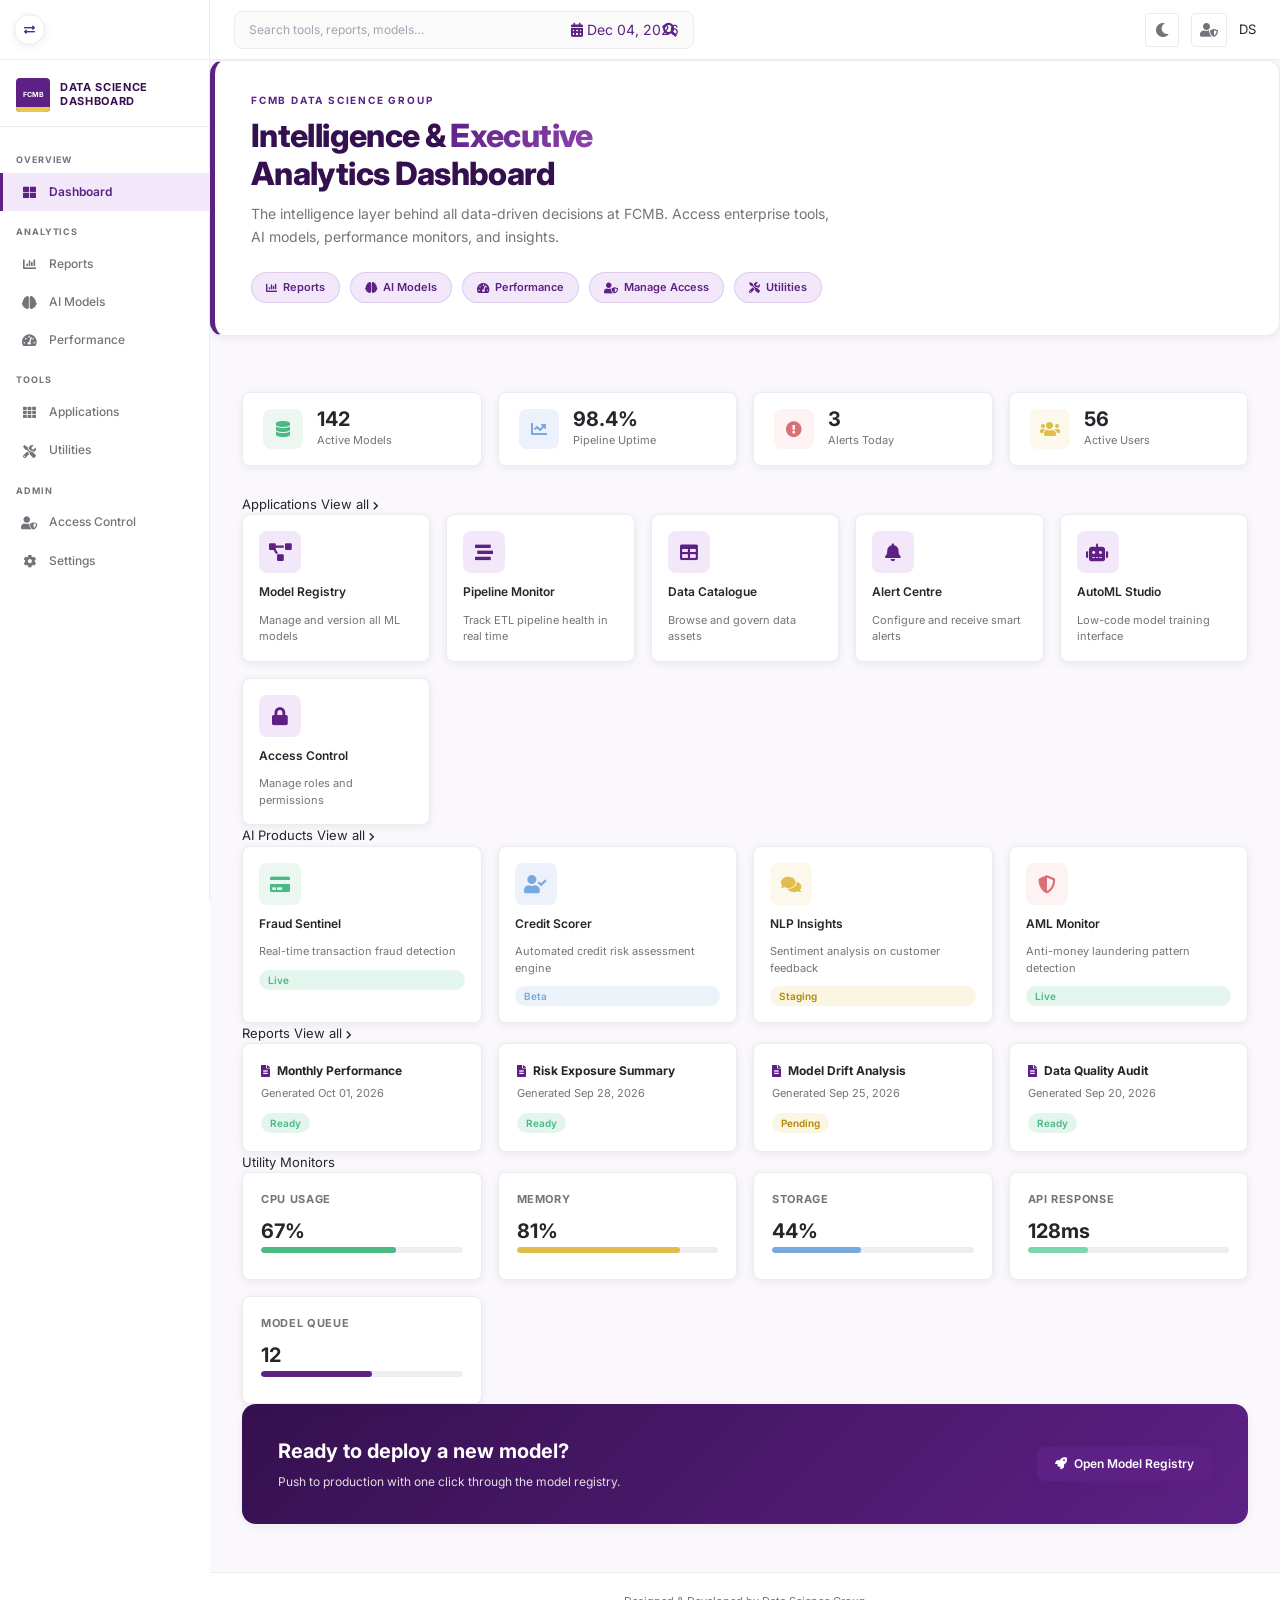
<file: dashboard2.html>
<!doctype html>
<html lang="en" data-theme="light">
<head>
  <meta charset="utf-8">
  <meta name="viewport" content="width=device-width, initial-scale=1, shrink-to-fit=no">
  <meta name="description" content="FCMB Data Science Group — Executive Analytics Dashboard">
  <meta name="theme-color" content="#5d2185">
  <title>FCMB Data Science Group | Executive Dashboard</title>

  <!-- External dependencies -->
  <link rel="stylesheet" href="https://stackpath.bootstrapcdn.com/bootstrap/4.5.2/css/bootstrap.min.css">
  <link rel="stylesheet" href="https://cdnjs.cloudflare.com/ajax/libs/font-awesome/5.15.4/css/all.min.css">
  <link rel="preconnect" href="https://fonts.googleapis.com">
  <link rel="preconnect" href="https://fonts.gstatic.com" crossorigin>
  <link href="https://fonts.googleapis.com/css2?family=Inter:wght@300;400;500;600;700;800&display=swap" rel="stylesheet">

  <!-- Shared CSS barrel (imports variables → base → layout → components) -->
  <link rel="stylesheet" href="css/main.css">
</head>

<body data-page="dashboard">

  <div class="app-shell">

    <!-- ═══════════════════════════════════════
         SIDEBAR
         ═══════════════════════════════════════ -->
    <aside id="sidebar" class="sidebar">

      <!-- Sidebar top control bar -->
      <div class="sidebar-top">
        <button id="collapseSidebar" class="sidebar-collapse" aria-label="Toggle sidebar">
          <i class="fas fa-exchange-alt"></i>
        </button>
        <button id="mobileSidebarClose" class="mobile-sidebar-close" aria-label="Close sidebar">
          <i class="fas fa-times"></i>
        </button>
      </div>

      <!-- Brand -->
      <div class="sidebar-brand">
        <div class="fcmb-mark">FCMB</div>
        <div class="brand-copy">
          <strong>DATA SCIENCE</strong>
          <strong>DASHBOARD</strong>
        </div>
      </div>

      <!-- Navigation -->
      <nav class="side-nav" aria-label="Main navigation">

        <div class="nav-section-title">Overview</div>

        <a href="#dashboard" class="side-link active" data-section="dashboard" aria-current="page">
          <span class="side-icon"><i class="fas fa-th-large"></i></span>
          <span class="side-text">Dashboard</span>
        </a>

        <div class="nav-section-title">Analytics</div>

        <a href="#reports" class="side-link" data-section="reports">
          <span class="side-icon"><i class="fas fa-chart-bar"></i></span>
          <span class="side-text">Reports</span>
        </a>

        <a href="#models" class="side-link" data-section="models">
          <span class="side-icon"><i class="fas fa-brain"></i></span>
          <span class="side-text">AI Models</span>
        </a>

        <a href="#performance" class="side-link" data-section="performance">
          <span class="side-icon"><i class="fas fa-tachometer-alt"></i></span>
          <span class="side-text">Performance</span>
        </a>

        <div class="nav-section-title">Tools</div>

        <a href="#applications" class="side-link" data-section="applications">
          <span class="side-icon"><i class="fas fa-th"></i></span>
          <span class="side-text">Applications</span>
        </a>

        <a href="#utilities" class="side-link" data-section="utilities">
          <span class="side-icon"><i class="fas fa-tools"></i></span>
          <span class="side-text">Utilities</span>
        </a>

        <div class="nav-section-title">Admin</div>

        <a href="#access" class="side-link" data-section="access">
          <span class="side-icon"><i class="fas fa-user-shield"></i></span>
          <span class="side-text">Access Control</span>
        </a>

        <a href="#settings" class="side-link" data-section="settings">
          <span class="side-icon"><i class="fas fa-cog"></i></span>
          <span class="side-text">Settings</span>
        </a>

      </nav>
    </aside>

    <!-- ═══════════════════════════════════════
         MAIN CONTENT
         ═══════════════════════════════════════ -->
    <div id="main" class="main">

      <!-- TOPBAR -->
      <header class="topbar">
        <!-- Mobile hamburger -->
        <button id="mobileSidebarOpen" class="mobile-menu-btn" aria-label="Open navigation">
          <i class="fas fa-bars"></i>
        </button>

        <!-- Search input with embedded date trigger -->
        <div class="topbar-search">
          <button id="dateButton" class="date-trigger" aria-label="Open date picker">
            <i class="fas fa-calendar-alt"></i>
            <span id="currentDate">Oct 03, 2026</span>
          </button>
          <input
            type="text"
            id="globalSearch"
            class="search-input"
            placeholder="Search tools, reports, models…"
            autocomplete="off"
            aria-label="Global search"
          >
          <button id="searchButton" class="topbar-btn" aria-label="Search">
            <i class="fas fa-search"></i>
          </button>
        </div>

        <!-- Search results panel -->
        <div id="searchResults" class="search-results" role="listbox" aria-label="Search results"></div>

        <!-- Date picker popover -->
        <div id="datePicker" class="date-picker" role="dialog" aria-label="Date picker">
          <div class="calendar-header">
            <button id="calPrev" class="calendar-nav" aria-label="Previous month">
              <i class="fas fa-chevron-left"></i>
            </button>
            <span id="calendarTitle" class="calendar-title">October 2026</span>
            <button id="calNext" class="calendar-nav" aria-label="Next month">
              <i class="fas fa-chevron-right"></i>
            </button>
          </div>
          <div id="calendarDays" class="calendar-days"></div>
          <div style="display:flex;gap:8px;margin-top:12px;">
            <button id="todayButton" class="btn-light-purple" style="flex:1;font-size:11px;">Today</button>
            <button id="closeDate" class="btn-light-purple" style="flex:1;font-size:11px;">Close</button>
          </div>
        </div>

        <!-- Right icon cluster -->
        <div class="topbar-actions">
          <button id="themeToggle" class="topbar-btn" aria-label="Switch to dark mode">
            <i class="fas fa-moon"></i>
          </button>
          <button class="topbar-btn" data-toggle="modal" data-target="#accessModal" aria-label="Manage access">
            <i class="fas fa-user-shield"></i>
          </button>
          <div class="topbar-avatar" aria-label="User avatar" title="Data Science">DS</div>
        </div>
      </header>

      <!-- HERO -->
      <section class="hero" id="dashboard" aria-label="Dashboard hero">
        <p class="hero-kicker">FCMB Data Science Group</p>
        <h1 class="hero-title">
          Intelligence &amp; <span>Executive</span><br>Analytics Dashboard
        </h1>
        <p class="hero-subtitle">
          The intelligence layer behind all data-driven decisions at FCMB.
          Access enterprise tools, AI models, performance monitors, and insights.
        </p>

        <!-- Quick access chips -->
        <div class="hero-chips">
          <button class="chip"><i class="fas fa-chart-bar"></i> Reports</button>
          <button class="chip"><i class="fas fa-brain"></i> AI Models</button>
          <button class="chip"><i class="fas fa-tachometer-alt"></i> Performance</button>
          <button class="chip"><i class="fas fa-user-shield"></i> Manage Access</button>
          <button class="chip"><i class="fas fa-tools"></i> Utilities</button>
        </div>
      </section>

      <!-- Main sections -->
      <main class="content" id="mainContent">

        <!-- ── Stats row ─────────────────────────────────── -->
        <div class="stats-grid section">
          <div class="stat-card">
            <div class="stat-icon" style="background:#edf7f2;color:var(--green);">
              <i class="fas fa-database"></i>
            </div>
            <div>
              <div class="stat-value">142</div>
              <div class="stat-label">Active Models</div>
            </div>
          </div>
          <div class="stat-card">
            <div class="stat-icon" style="background:#edf1fb;color:var(--blue);">
              <i class="fas fa-chart-line"></i>
            </div>
            <div>
              <div class="stat-value">98.4%</div>
              <div class="stat-label">Pipeline Uptime</div>
            </div>
          </div>
          <div class="stat-card">
            <div class="stat-icon" style="background:#fdf3f3;color:var(--red);">
              <i class="fas fa-exclamation-circle"></i>
            </div>
            <div>
              <div class="stat-value">3</div>
              <div class="stat-label">Alerts Today</div>
            </div>
          </div>
          <div class="stat-card">
            <div class="stat-icon" style="background:#fdf8ec;color:var(--yellow);">
              <i class="fas fa-users"></i>
            </div>
            <div>
              <div class="stat-value">56</div>
              <div class="stat-label">Active Users</div>
            </div>
          </div>
        </div>

        <!-- ── Applications grid ──────────────────────────── -->
        <section class="section" id="applications">
          <div class="section-header">
            <span class="section-title">Applications</span>
            <a href="#" class="section-link">View all <i class="fas fa-chevron-right" style="font-size:9px;"></i></a>
          </div>
          <div class="apps-grid">
            <div class="app-card">
              <div class="app-card-icon"><i class="fas fa-project-diagram"></i></div>
              <div class="app-card-name">Model Registry</div>
              <div class="app-card-desc">Manage and version all ML models</div>
            </div>
            <div class="app-card">
              <div class="app-card-icon"><i class="fas fa-stream"></i></div>
              <div class="app-card-name">Pipeline Monitor</div>
              <div class="app-card-desc">Track ETL pipeline health in real time</div>
            </div>
            <div class="app-card">
              <div class="app-card-icon"><i class="fas fa-table"></i></div>
              <div class="app-card-name">Data Catalogue</div>
              <div class="app-card-desc">Browse and govern data assets</div>
            </div>
            <div class="app-card">
              <div class="app-card-icon"><i class="fas fa-bell"></i></div>
              <div class="app-card-name">Alert Centre</div>
              <div class="app-card-desc">Configure and receive smart alerts</div>
            </div>
            <div class="app-card">
              <div class="app-card-icon"><i class="fas fa-robot"></i></div>
              <div class="app-card-name">AutoML Studio</div>
              <div class="app-card-desc">Low-code model training interface</div>
            </div>
            <div class="app-card">
              <div class="app-card-icon"><i class="fas fa-lock"></i></div>
              <div class="app-card-name">Access Control</div>
              <div class="app-card-desc">Manage roles and permissions</div>
            </div>
          </div>
        </section>

        <!-- ── AI Products ────────────────────────────────── -->
        <section class="section" id="models">
          <div class="section-header">
            <span class="section-title">AI Products</span>
            <a href="#" class="section-link">View all <i class="fas fa-chevron-right" style="font-size:9px;"></i></a>
          </div>
          <div class="ai-grid">
            <div class="app-card">
              <div class="app-card-icon" style="background:#edf7f2;color:var(--green);">
                <i class="fas fa-credit-card"></i>
              </div>
              <div class="app-card-name">Fraud Sentinel</div>
              <div class="app-card-desc">Real-time transaction fraud detection</div>
              <span class="badge-pill badge-green">Live</span>
            </div>
            <div class="app-card">
              <div class="app-card-icon" style="background:#edf1fb;color:var(--blue);">
                <i class="fas fa-user-check"></i>
              </div>
              <div class="app-card-name">Credit Scorer</div>
              <div class="app-card-desc">Automated credit risk assessment engine</div>
              <span class="badge-pill badge-blue">Beta</span>
            </div>
            <div class="app-card">
              <div class="app-card-icon" style="background:#fdf8ec;color:var(--yellow);">
                <i class="fas fa-comments"></i>
              </div>
              <div class="app-card-name">NLP Insights</div>
              <div class="app-card-desc">Sentiment analysis on customer feedback</div>
              <span class="badge-pill badge-yellow">Staging</span>
            </div>
            <div class="app-card">
              <div class="app-card-icon" style="background:#fdf3f3;color:var(--red);">
                <i class="fas fa-shield-alt"></i>
              </div>
              <div class="app-card-name">AML Monitor</div>
              <div class="app-card-desc">Anti-money laundering pattern detection</div>
              <span class="badge-pill badge-green">Live</span>
            </div>
          </div>
        </section>

        <!-- ── Reports ────────────────────────────────────── -->
        <section class="section" id="reports">
          <div class="section-header">
            <span class="section-title">Reports</span>
            <a href="#" class="section-link">View all <i class="fas fa-chevron-right" style="font-size:9px;"></i></a>
          </div>
          <div class="reports-grid">
            <div class="card">
              <div class="card-title"><i class="fas fa-file-alt" style="color:var(--purple);margin-right:7px;"></i>Monthly Performance</div>
              <div class="card-meta">Generated Oct 01, 2026</div>
              <div style="margin-top:10px;">
                <span class="badge-pill badge-green">Ready</span>
              </div>
            </div>
            <div class="card">
              <div class="card-title"><i class="fas fa-file-alt" style="color:var(--purple);margin-right:7px;"></i>Risk Exposure Summary</div>
              <div class="card-meta">Generated Sep 28, 2026</div>
              <div style="margin-top:10px;">
                <span class="badge-pill badge-green">Ready</span>
              </div>
            </div>
            <div class="card">
              <div class="card-title"><i class="fas fa-file-alt" style="color:var(--purple);margin-right:7px;"></i>Model Drift Analysis</div>
              <div class="card-meta">Generated Sep 25, 2026</div>
              <div style="margin-top:10px;">
                <span class="badge-pill badge-yellow">Pending</span>
              </div>
            </div>
            <div class="card">
              <div class="card-title"><i class="fas fa-file-alt" style="color:var(--purple);margin-right:7px;"></i>Data Quality Audit</div>
              <div class="card-meta">Generated Sep 20, 2026</div>
              <div style="margin-top:10px;">
                <span class="badge-pill badge-green">Ready</span>
              </div>
            </div>
          </div>
        </section>

        <!-- ── Utility Monitors ───────────────────────────── -->
        <section class="section" id="utilities">
          <div class="section-header">
            <span class="section-title">Utility Monitors</span>
          </div>
          <div class="util-grid">
            <div class="util-card">
              <div class="util-label">CPU Usage</div>
              <div class="util-value">67%</div>
              <div class="util-bar-track"><div class="util-bar-fill" style="width:67%;background:var(--green);"></div></div>
            </div>
            <div class="util-card">
              <div class="util-label">Memory</div>
              <div class="util-value">81%</div>
              <div class="util-bar-track"><div class="util-bar-fill" style="width:81%;background:var(--yellow);"></div></div>
            </div>
            <div class="util-card">
              <div class="util-label">Storage</div>
              <div class="util-value">44%</div>
              <div class="util-bar-track"><div class="util-bar-fill" style="width:44%;background:var(--blue);"></div></div>
            </div>
            <div class="util-card">
              <div class="util-label">API Response</div>
              <div class="util-value">128ms</div>
              <div class="util-bar-track"><div class="util-bar-fill" style="width:30%;background:var(--mint);"></div></div>
            </div>
            <div class="util-card">
              <div class="util-label">Model Queue</div>
              <div class="util-value">12</div>
              <div class="util-bar-track"><div class="util-bar-fill" style="width:55%;background:var(--purple);"></div></div>
            </div>
          </div>
        </section>

        <!-- ── CTA ───────────────────────────────────────── -->
        <section class="section cta-section">
          <div>
            <div class="cta-title">Ready to deploy a new model?</div>
            <div class="cta-sub">Push to production with one click through the model registry.</div>
          </div>
          <button class="btn-purple">
            <i class="fas fa-rocket"></i> Open Model Registry
          </button>
        </section>

      </main>

      <footer class="footer">
        Designed &amp; Developed by <a href="#">Data Science Group</a>
      </footer>

    </div><!-- /#main -->

  </div><!-- /.app-shell -->

  <!-- Mobile overlay -->
  <div id="sidebarOverlay" class="sidebar-overlay"></div>

  <!-- Access modal -->
  <div class="modal fade" id="accessModal" tabindex="-1" aria-hidden="true">
    <div class="modal-dialog modal-dialog-centered">
      <div class="modal-content custom-modal">
        <div class="modal-header">
          <div>
            <span class="modal-kicker">Access Control</span>
            <h5 class="modal-title">Manage Access</h5>
          </div>
          <button type="button" class="close" data-dismiss="modal"><span>&times;</span></button>
        </div>
        <div class="modal-body">
          <p class="text-muted text-sm" style="margin-bottom:16px;">
            Assign access to dashboard areas for authorised users.
          </p>
          <div class="access-row">
            <div><strong>Dashboard</strong><small>Overview and statistics</small></div>
            <label class="switch"><input type="checkbox" checked><span class="slider"></span></label>
          </div>
          <div class="access-row">
            <div><strong>AI Models</strong><small>Model registry and monitoring</small></div>
            <label class="switch"><input type="checkbox" checked><span class="slider"></span></label>
          </div>
          <div class="access-row">
            <div><strong>Reports</strong><small>Analytics and report exports</small></div>
            <label class="switch"><input type="checkbox"><span class="slider"></span></label>
          </div>
          <div class="access-row">
            <div><strong>Utilities</strong><small>System monitors and tools</small></div>
            <label class="switch"><input type="checkbox"><span class="slider"></span></label>
          </div>
        </div>
        <div class="modal-footer">
          <button class="btn btn-light" data-dismiss="modal">Cancel</button>
          <button id="saveAccess" class="btn-purple">Save changes</button>
        </div>
      </div>
    </div>
  </div>

  <!-- Detail modal -->
  <div class="modal fade" id="detailModal" tabindex="-1" aria-hidden="true">
    <div class="modal-dialog modal-dialog-centered">
      <div class="modal-content custom-modal">
        <div class="modal-header">
          <div>
            <span class="modal-kicker">Dashboard Item</span>
            <h5 id="detailTitle" class="modal-title">Details</h5>
          </div>
          <button type="button" class="close" data-dismiss="modal"><span>&times;</span></button>
        </div>
        <div id="detailBody" class="modal-body"></div>
        <div class="modal-footer">
          <button class="btn-purple" data-dismiss="modal">Close</button>
        </div>
      </div>
    </div>
  </div>

  <!-- JS dependencies (in load order) -->
  <script src="https://code.jquery.com/jquery-3.5.1.slim.min.js"></script>
  <script src="https://cdn.jsdelivr.net/npm/popper.js@1.16.1/dist/umd/popper.min.js"></script>
  <script src="https://stackpath.bootstrapcdn.com/bootstrap/4.5.2/js/bootstrap.min.js"></script>

  <!-- FCMB JS architecture (namespace → utils → modules → app) -->
  <script src="js/namespace.js"></script>
  <script src="js/utils.js"></script>
  <script src="js/modules/Sidebar.js"></script>
  <script src="js/modules/Calendar.js"></script>
  <script src="js/modules/Search.js"></script>
  <script src="js/modules/Theme.js"></script>
  <script src="js/modules/Login.js"></script>
  <script src="js/app.js"></script>

</body>
</html>
</file>
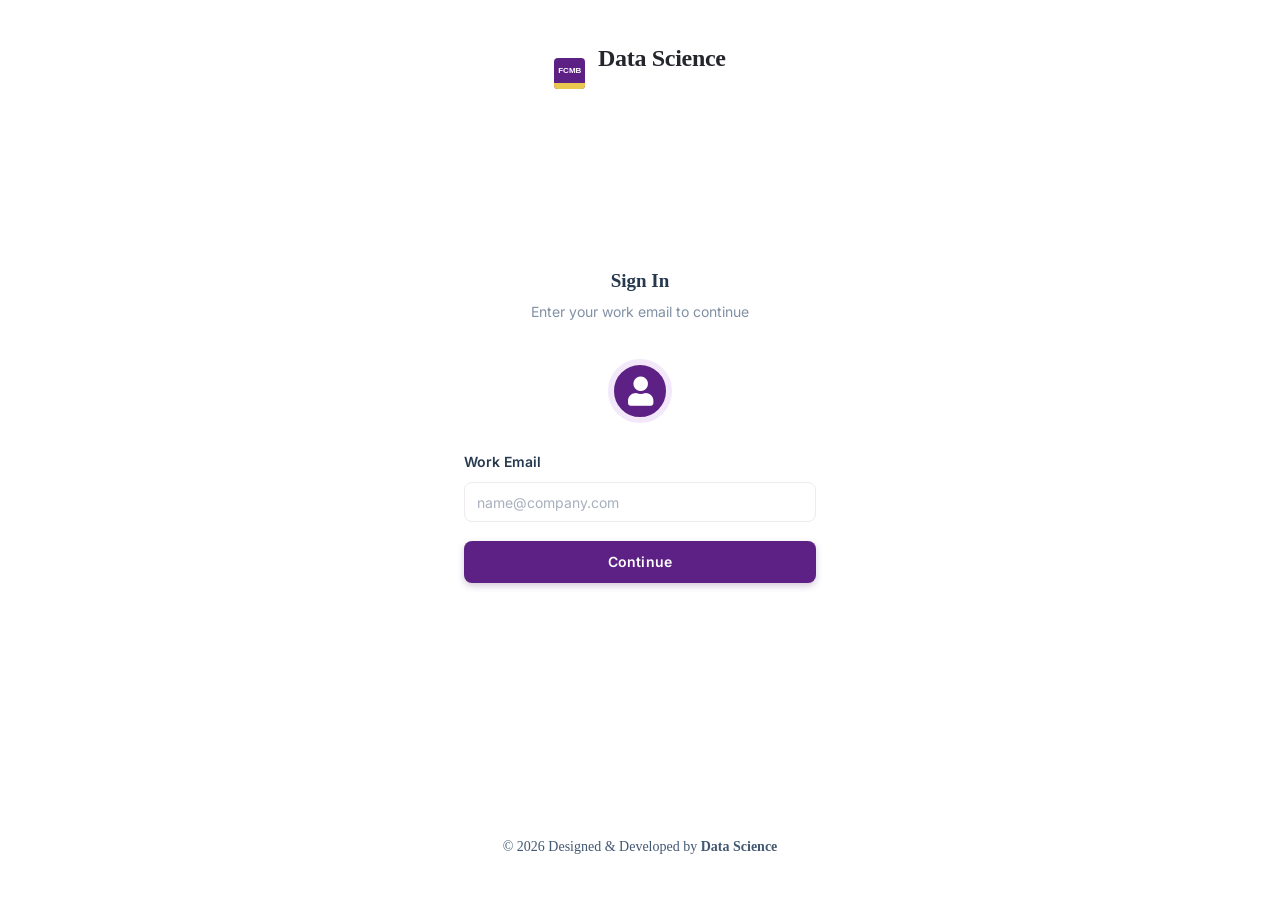
<file: login.html>
<!DOCTYPE html>
<html lang="en" data-theme="light">
<head>
  <meta charset="UTF-8">
  <meta name="viewport" content="width=device-width, initial-scale=1.0">
  <meta name="description" content="FCMB Data Science — Secure sign-in portal">
  <title>Data Science — Sign In</title>

  <!-- External dependencies -->
  <link rel="stylesheet" href="https://stackpath.bootstrapcdn.com/bootstrap/4.5.2/css/bootstrap.min.css">
  <link rel="stylesheet" href="https://cdnjs.cloudflare.com/ajax/libs/font-awesome/5.15.4/css/all.min.css">
  <link rel="preconnect" href="https://fonts.googleapis.com">
  <link rel="preconnect" href="https://fonts.gstatic.com" crossorigin>
  <link href="https://fonts.googleapis.com/css2?family=Inter:wght@400;500;600;700&display=swap" rel="stylesheet">

  <!-- Shared CSS barrel (variables → base → layout → components → pages/login) -->
  <link rel="stylesheet" href="css/main.css">
</head>

<!-- data-page="login" tells app.js to boot FCMB.Login -->
<body data-page="login">
  <main class="login-page">

    <!-- Brand header -->
    <header class="login-brand" aria-label="Data Science">
      <span class="login-brand-mark"><span>FCMB</span></span>
      <span>Data Science</span>
    </header>

    <!-- Login card area -->
    <section class="login-area">
      <div class="login-card">

        <h1 class="login-title">Sign In</h1>
        <p class="login-subtitle" id="loginSubtitle">
          Enter your work email to continue
        </p>

        <!-- Profile avatar -->
        <div class="profile-icon" aria-hidden="true">
          <i class="fas fa-user"></i>
        </div>

        <!-- Two-step login form -->
        <form id="loginForm" novalidate>

          <!-- Step 1 — Email -->
          <div class="form-group" id="emailGroup">
            <label class="form-label" for="email">Work Email</label>
            <input
              type="email"
              class="form-control"
              id="email"
              name="email"
              placeholder="name@company.com"
              autocomplete="username"
              required
            >
            <div class="invalid-feedback">
              Please enter a valid work email.
            </div>
          </div>

          <!-- Step 2 — Password (hidden until Continue clicked) -->
          <div class="password-group" id="passwordGroup">
            <div class="form-group">
              <label class="form-label" for="password">Password</label>
              <div class="password-wrap">
                <input
                  type="password"
                  class="form-control"
                  id="password"
                  name="password"
                  placeholder="Enter your password"
                  autocomplete="current-password"
                >
                <button
                  type="button"
                  class="toggle-password"
                  id="togglePassword"
                  aria-label="Show password"
                >
                  <i class="fas fa-eye"></i>
                </button>
              </div>
              <div class="invalid-feedback">
                Please enter your password (min 6 characters).
              </div>
            </div>

            <div class="forgot-row">
              <a href="#" class="forgot-link" id="forgotPassword">Forgot password?</a>
            </div>
          </div>

          <!-- CTA — label controlled by FCMB.Login JS module -->
          <button type="submit" class="btn-login" id="loginButton">
            Continue
          </button>

        </form>
      </div>
    </section>

    <!-- Footer -->
    <footer class="login-footer">
      &copy; 2026 Designed &amp; Developed by <strong>Data Science</strong>
    </footer>

  </main>

  <!-- Bootstrap 4 JS -->
  <script src="https://code.jquery.com/jquery-3.5.1.slim.min.js"></script>
  <script src="https://cdn.jsdelivr.net/npm/popper.js@1.16.1/dist/umd/popper.min.js"></script>
  <script src="https://stackpath.bootstrapcdn.com/bootstrap/4.5.2/js/bootstrap.min.js"></script>

  <!-- FCMB JS architecture (namespace → utils → modules → app) -->
  <script src="js/namespace.js"></script>
  <script src="js/utils.js"></script>
  <script src="js/modules/Login.js"></script>
  <script src="js/app.js"></script>

</body>
</html>
</file>
<file: css/main.css>
/* ============================================================
   css/main.css
   FCMB Design System — Barrel (Entry Point)

   Import order matters:
     1. variables  — tokens first, everything depends on them
     2. base       — resets & typography
     3. layout     — structural shells (sidebar, topbar, grid)
     4. components — reusable UI pieces (cards, buttons, modals)
     5. pages/*    — per-page overrides (smallest scope, last)
   ============================================================ */

@import url('variables.css');
@import url('base.css');
@import url('layout.css');
@import url('components.css');
@import url('pages/dashboard.css');
@import url('pages/login.css');
@import url('pages/dashboard-v1.css');
@import url('pages/cfo-upload.css');
</file>
